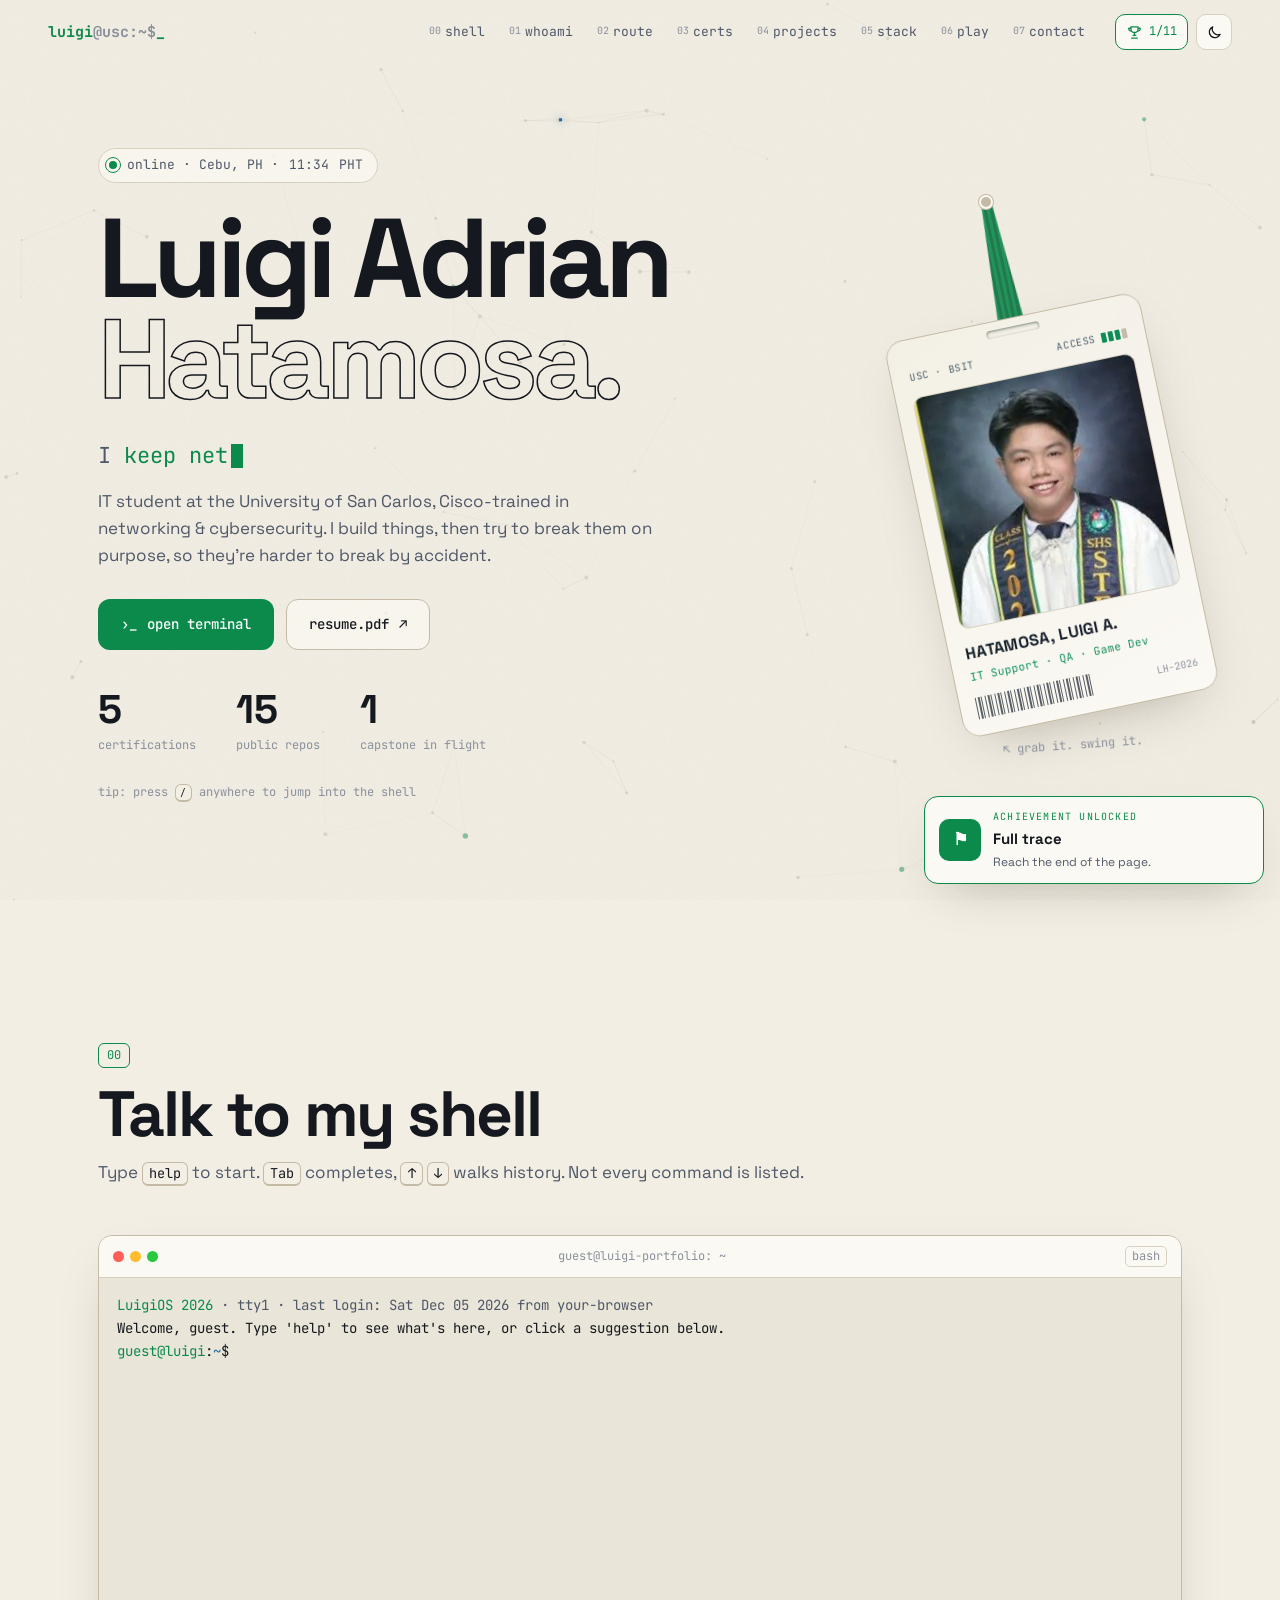
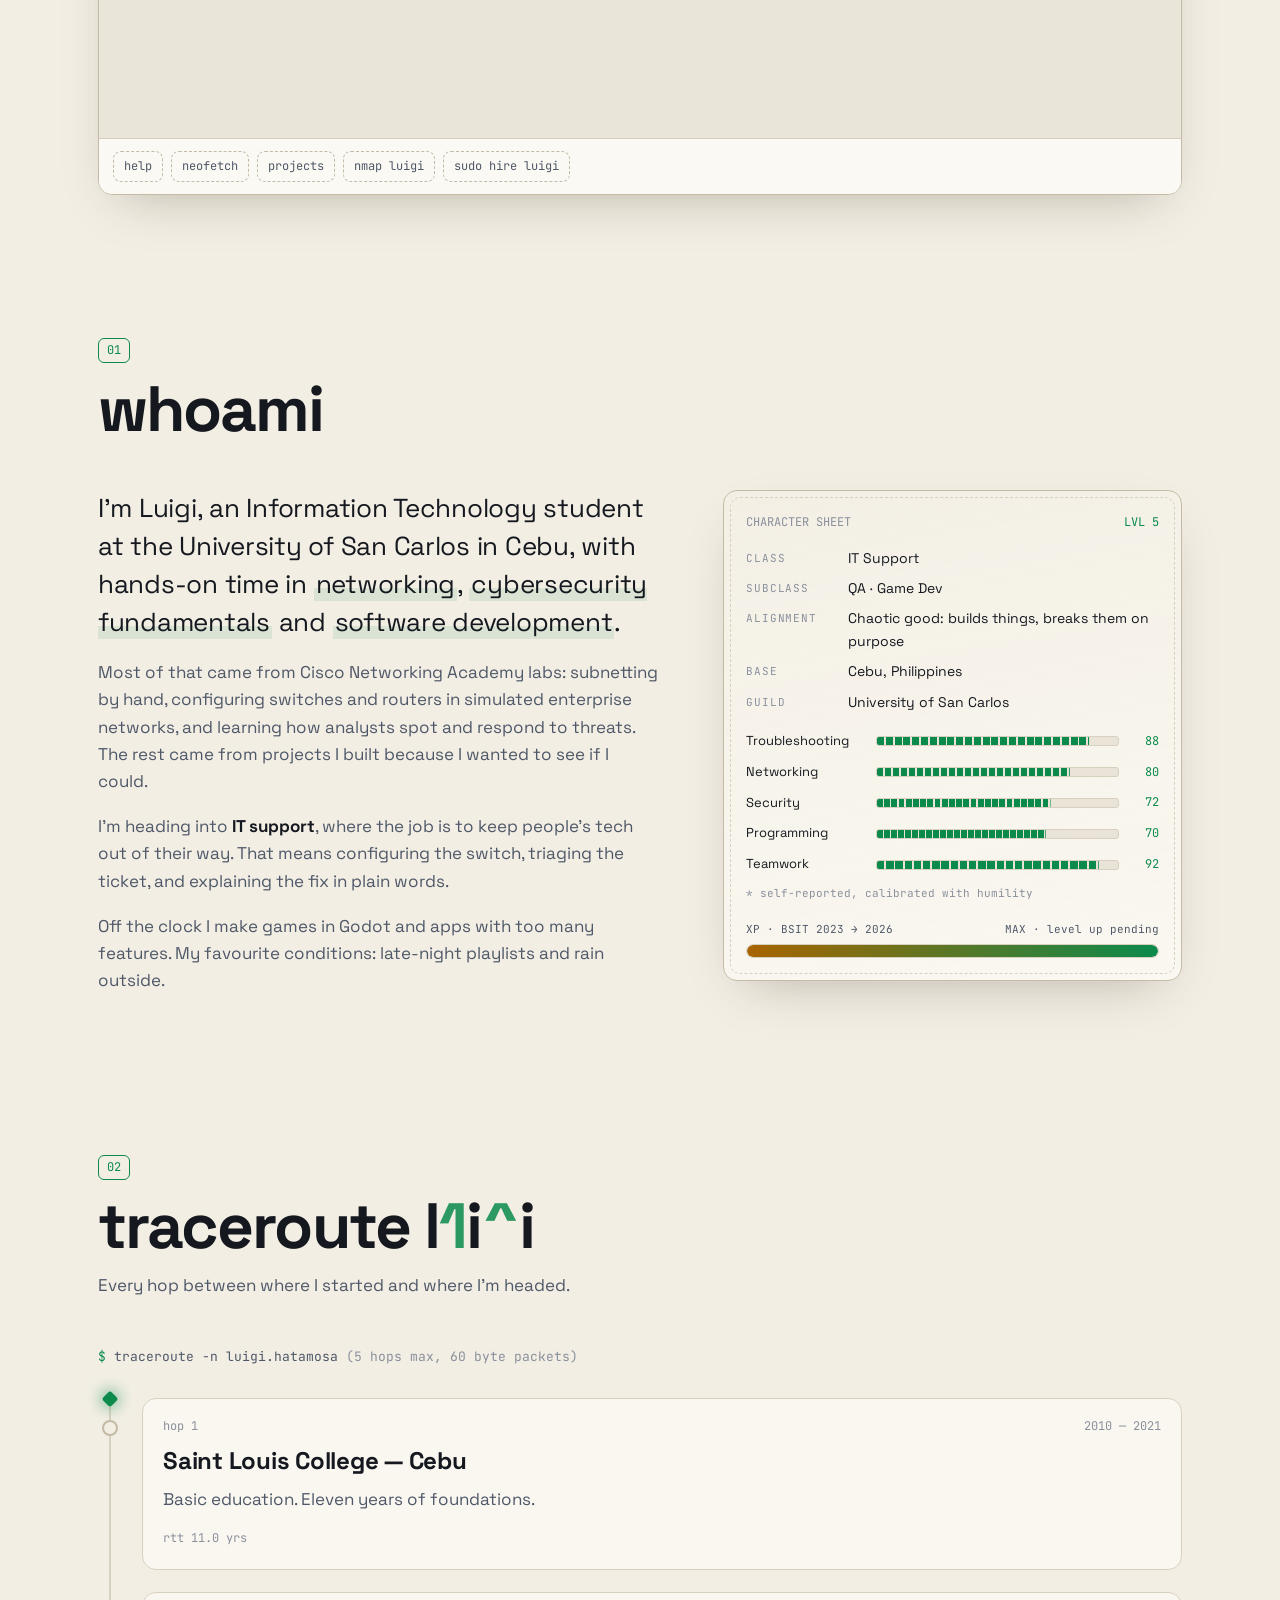
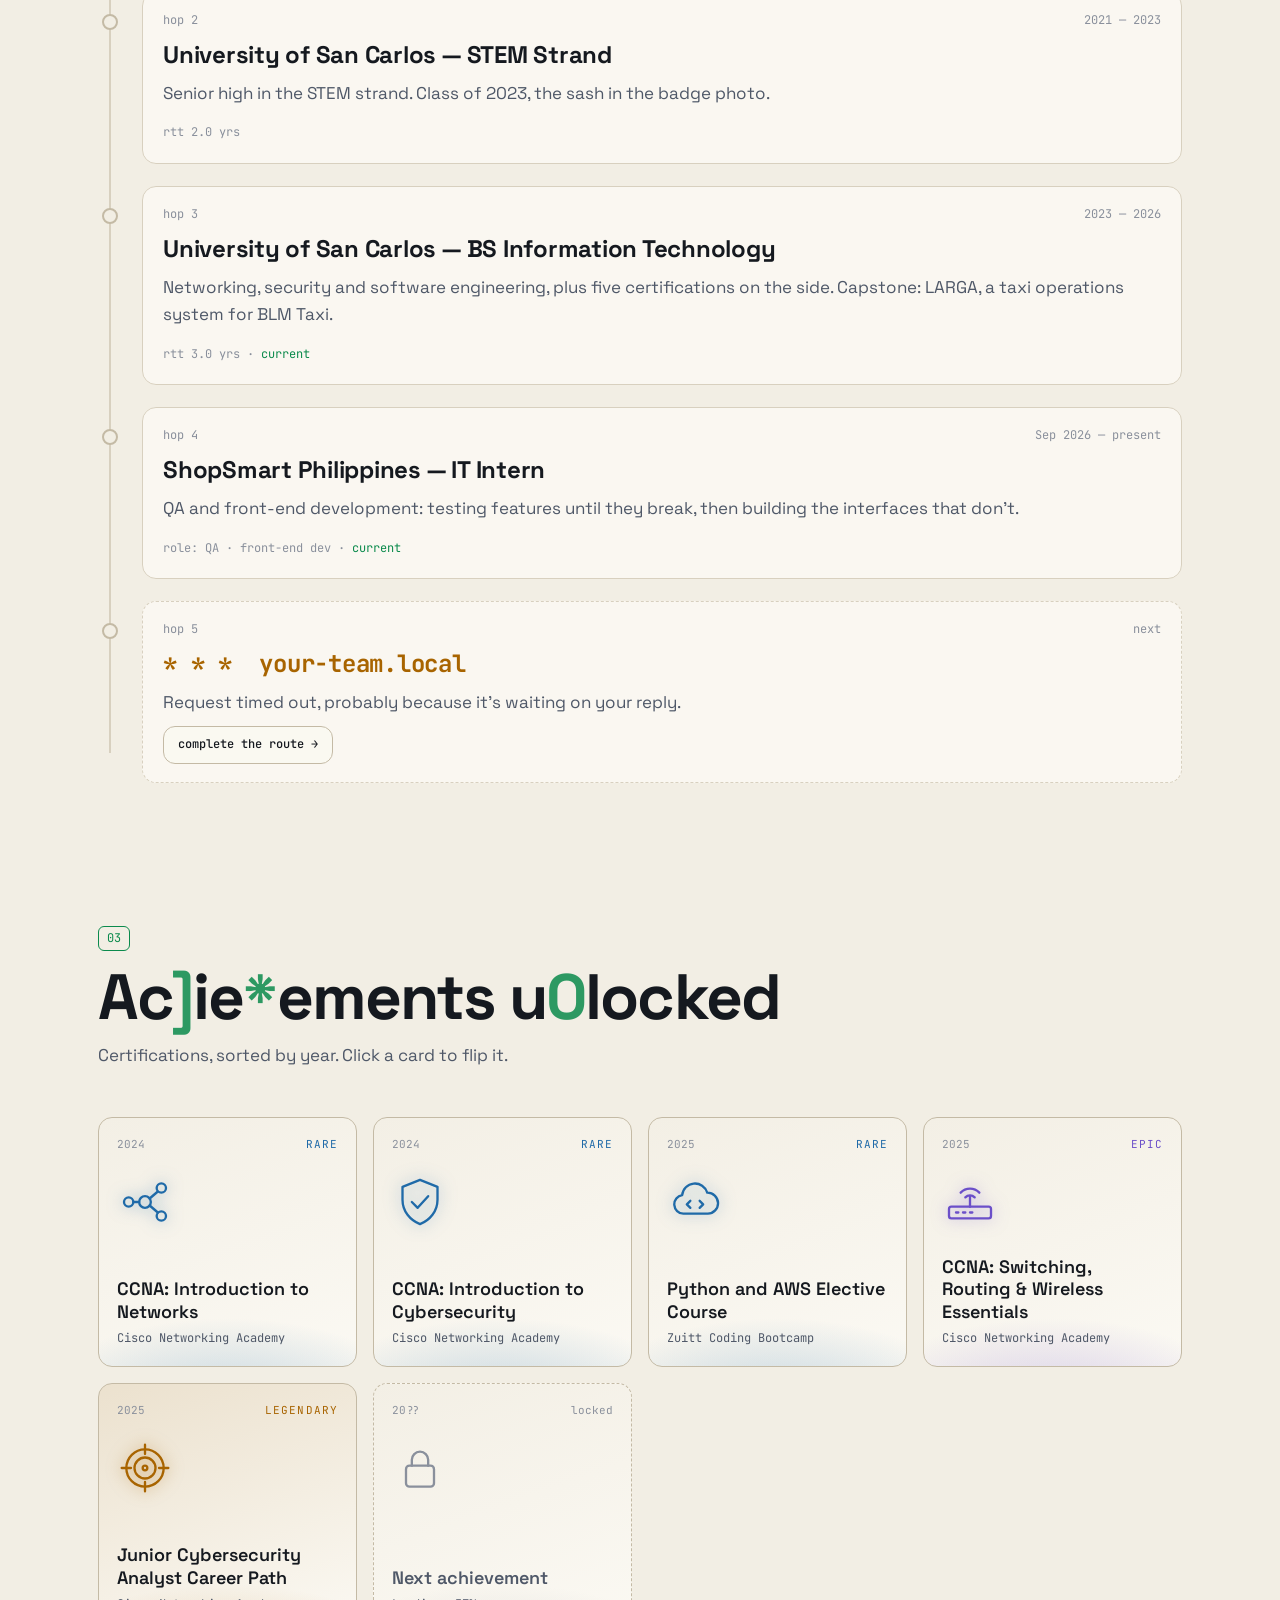
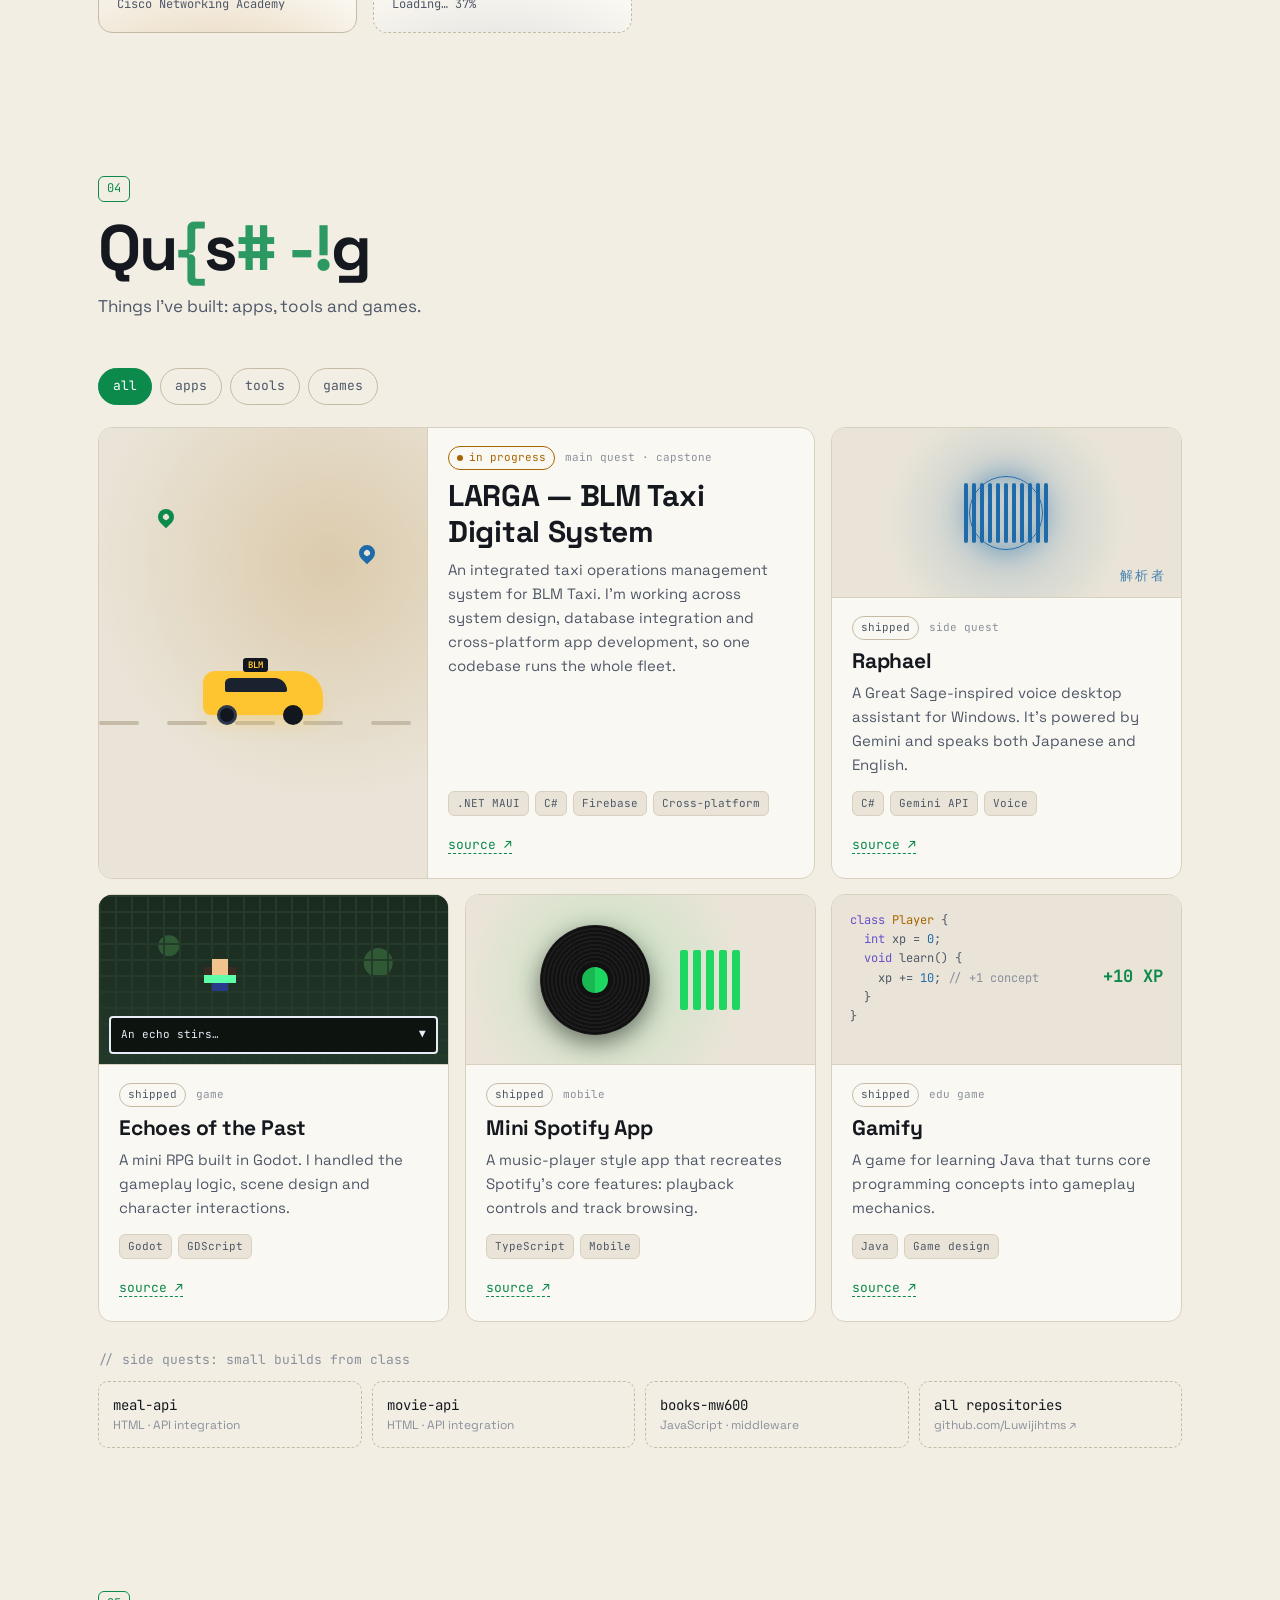
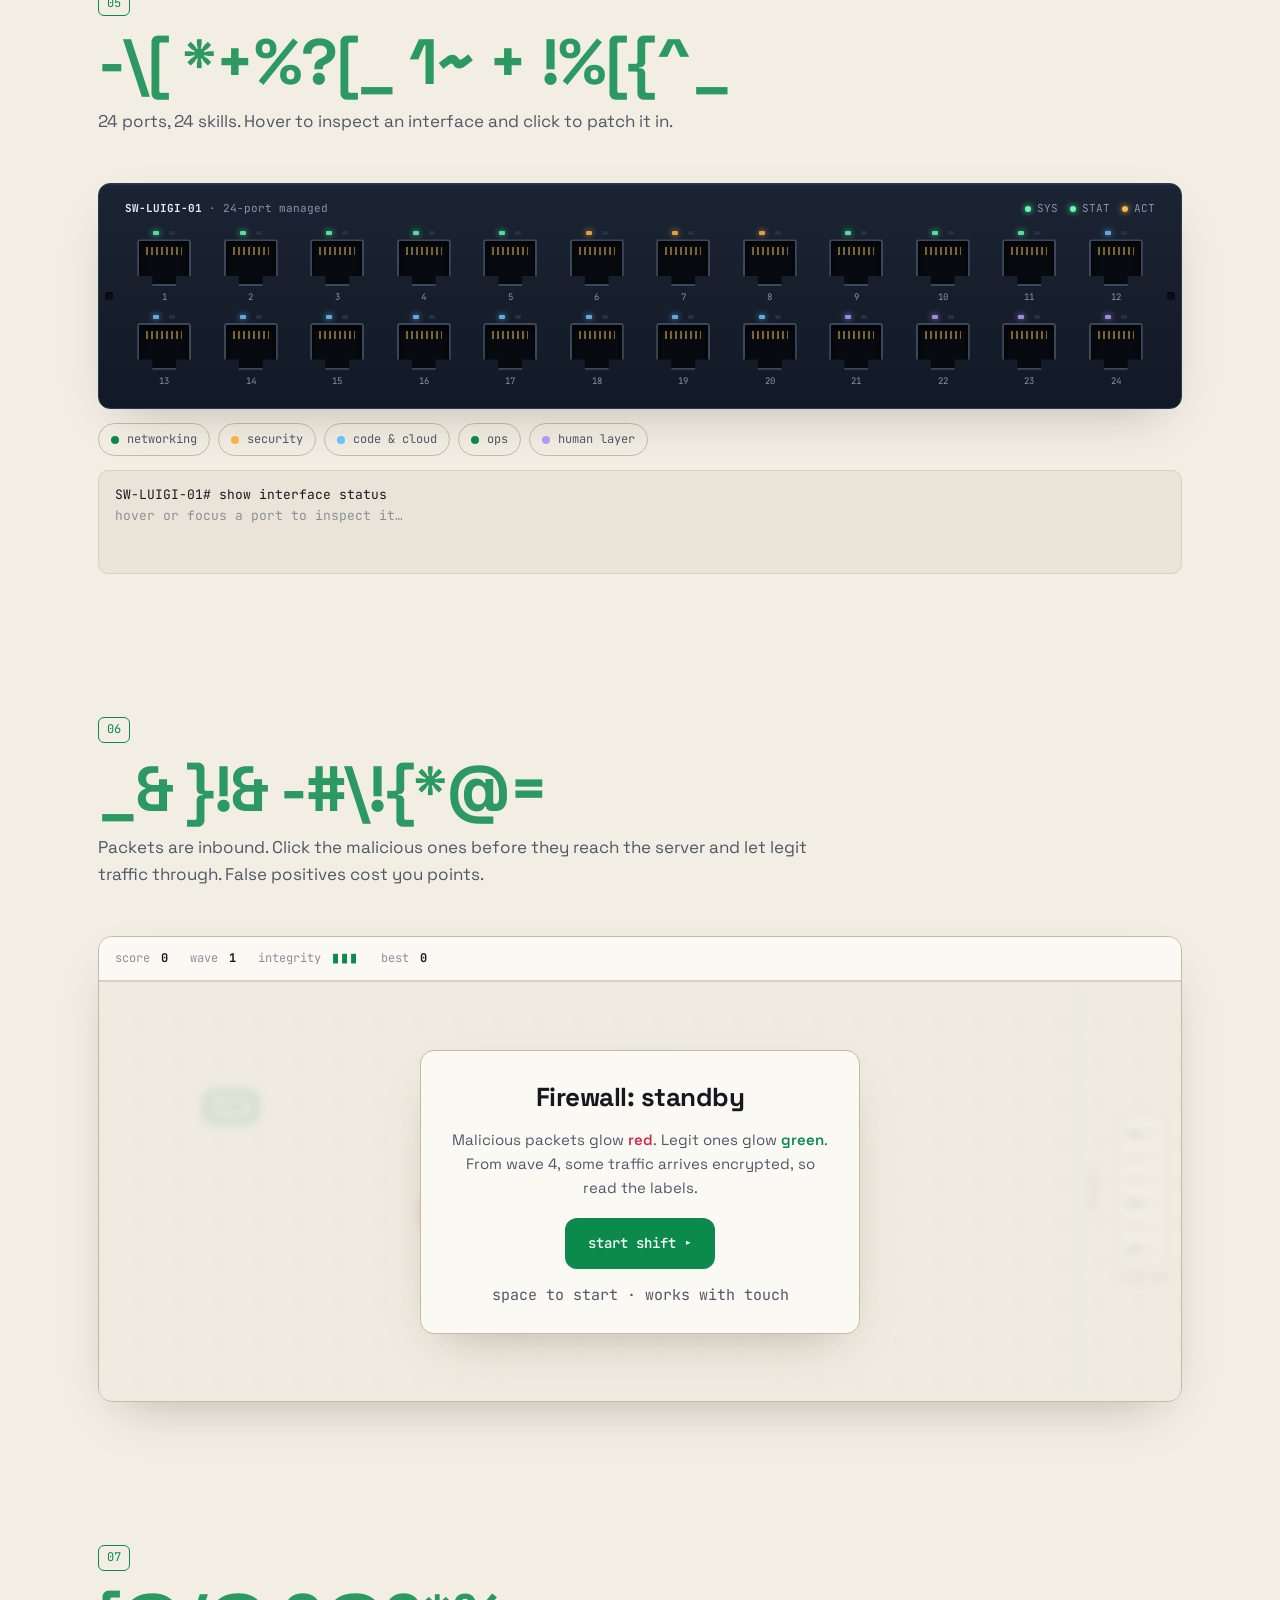
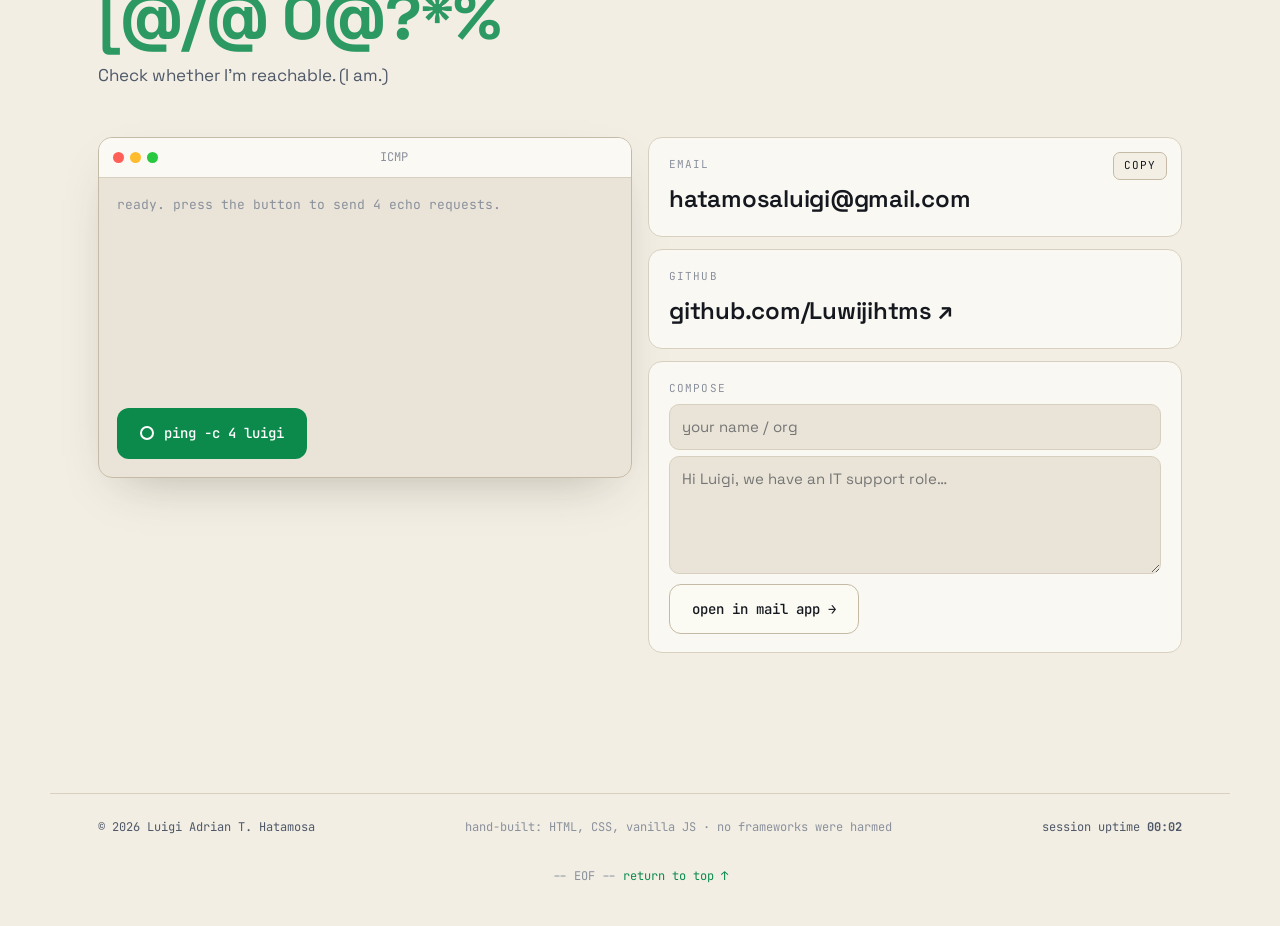
<file: index.html>
<!DOCTYPE html>
<html lang="en" data-theme="dark">
<head>
  <meta charset="utf-8" />
  <meta name="viewport" content="width=device-width,initial-scale=1" />
  <title>Luigi Hatamosa — IT Support · Builder · Breaker</title>
  <meta name="description" content="Portfolio of Luigi Adrian T. Hatamosa — BSIT student at the University of San Carlos, Cisco-trained in networking and cybersecurity, and a builder of apps and games." />
  <meta name="theme-color" content="#070a10" />
  <meta property="og:type" content="website" />
  <meta property="og:url" content="https://luwijihtms.github.io/" />
  <meta property="og:title" content="Luigi Hatamosa — IT Support · Builder · Breaker" />
  <meta property="og:description" content="Networking, cybersecurity and a habit of building things, then breaking them on purpose. Come talk to my shell." />
  <meta property="og:image" content="https://luwijihtms.github.io/assets/luigi.jpg" />
  <link rel="icon" href="assets/favicon.svg" type="image/svg+xml" />
  <link rel="preconnect" href="https://fonts.googleapis.com" />
  <link rel="preconnect" href="https://fonts.gstatic.com" crossorigin />
  <link href="https://fonts.googleapis.com/css2?family=JetBrains+Mono:wght@400;500;700&family=Space+Grotesk:wght@400;500;600;700&display=swap" rel="stylesheet" />
  <link rel="stylesheet" href="style.css" />
  <script>
    // Runs before paint: pick theme and decide whether to show the boot screen.
    (function () {
      var html = document.documentElement;
      try {
        var t = localStorage.getItem('lh-theme');
        if (t) html.dataset.theme = JSON.parse(t);
        else if (matchMedia('(prefers-color-scheme: light)').matches) html.dataset.theme = 'light';
      } catch (e) {}
      var booted = false;
      try { booted = sessionStorage.getItem('lh-booted') === '1'; } catch (e) {}
      if (!booted && !matchMedia('(prefers-reduced-motion: reduce)').matches) html.classList.add('booting');
      html.classList.add('js');
    })();
  </script>
</head>
<body>
  <a class="skip-link" href="#main">Skip to content</a>

  <!-- Boot screen (once per session) -->
  <div class="boot" id="boot" aria-hidden="true">
    <pre class="boot-log" id="boot-log"></pre>
    <p class="boot-skip">press any key to skip</p>
  </div>

  <canvas id="net-bg" class="net-bg" aria-hidden="true"></canvas>
  <div class="grain" aria-hidden="true"></div>
  <div class="cursor-ring" id="cursor-ring" aria-hidden="true"></div>

  <header class="nav" id="nav">
    <a class="nav-logo" href="#home" aria-label="Luigi Hatamosa, back to top">
      <span class="acc">luigi</span><span class="dim">@usc:~$</span><span class="blink">_</span>
    </a>
    <nav class="nav-links" id="nav-links" aria-label="Sections">
      <a href="#shell"><i>00</i>shell</a>
      <a href="#whoami"><i>01</i>whoami</a>
      <a href="#route"><i>02</i>route</a>
      <a href="#certs"><i>03</i>certs</a>
      <a href="#quests"><i>04</i>projects</a>
      <a href="#stack"><i>05</i>stack</a>
      <a href="#firewall"><i>06</i>play</a>
      <a href="#ping"><i>07</i>contact</a>
    </nav>
    <div class="nav-tools">
      <button class="chip" id="ach-btn" type="button" aria-haspopup="dialog" title="Achievements">
        <svg viewBox="0 0 24 24" aria-hidden="true"><path d="M7 4h10v3a5 5 0 0 1-10 0V4Zm5 8v4m-4 4h8m-6-4h4M7 6H4a3 3 0 0 0 3 4m10-4h3a3 3 0 0 1-3 4" /></svg>
        <span id="ach-count">0/11</span>
      </button>
      <button class="icon-btn" id="theme-btn" type="button" aria-label="Toggle light and dark theme">
        <svg class="i-sun" viewBox="0 0 24 24" aria-hidden="true"><circle cx="12" cy="12" r="4" /><path d="M12 2v2m0 16v2M4.9 4.9l1.4 1.4m11.4 11.4 1.4 1.4M2 12h2m16 0h2M4.9 19.1l1.4-1.4m11.4-11.4 1.4-1.4" /></svg>
        <svg class="i-moon" viewBox="0 0 24 24" aria-hidden="true"><path d="M20 14.5A8 8 0 0 1 9.5 4a8 8 0 1 0 10.5 10.5Z" /></svg>
      </button>
      <button class="icon-btn menu-btn" id="menu-btn" type="button" aria-expanded="false" aria-controls="nav-links" aria-label="Open menu">
        <span></span><span></span>
      </button>
    </div>
    <div class="scroll-progress" id="scroll-progress" aria-hidden="true"></div>
  </header>

  <main id="main">
    <!-- HERO -->
    <section id="home" class="hero">
      <div class="hero-copy">
        <p class="status-line"><span class="pulse" aria-hidden="true"></span>online · Cebu, PH · <span id="clock">--:--</span> PHT</p>
        <h1 class="hero-name">
          <span class="scramble" data-text="Luigi Adrian">Luigi Adrian</span>
          <span class="scramble outline" data-text="Hatamosa.">Hatamosa.</span>
        </h1>
        <p class="hero-role">I <span class="rotator" id="rotator">keep networks up</span><span class="caret" aria-hidden="true"></span></p>
        <p class="hero-sub">IT student at the University of San Carlos, Cisco-trained in networking &amp; cybersecurity. I build things, then try to break them on purpose, so they're harder to break by accident.</p>
        <div class="hero-ctas">
          <a class="btn btn-primary magnetic" href="#shell" data-focus-terminal>
            <span class="mono">›_</span> open terminal
          </a>
          <a class="btn btn-ghost magnetic" href="assets/Hatamosa_Resume.pdf" target="_blank" rel="noopener">resume.pdf <span aria-hidden="true">↗</span></a>
        </div>
        <ul class="hero-meta">
          <li><b data-count="5">0</b><span>certifications</span></li>
          <li><b data-count="15">0</b><span>public repos</span></li>
          <li><b data-count="1">0</b><span>capstone in flight</span></li>
        </ul>
        <p class="kbd-hint">tip: press <kbd>/</kbd> anywhere to jump into the shell</p>
      </div>

      <div class="badge-stage" id="badge-stage">
        <div class="pivot" aria-hidden="true"></div>
        <div class="pendulum" id="pendulum">
          <div class="strap" aria-hidden="true"></div>
          <div class="badge" id="badge" tabindex="0" role="button" aria-label="ID badge for Luigi Hatamosa. Press Enter to give it a push.">
            <div class="badge-clip" aria-hidden="true"></div>
            <div class="badge-head"><span>USC · BSIT</span><span class="badge-level">ACCESS <i></i><i></i><i></i><i class="off"></i></span></div>
            <div class="badge-photo"><img src="assets/luigi.jpg" alt="Portrait of Luigi Adrian Hatamosa in his senior high STEM graduation sash" width="305" height="444" /></div>
            <div class="badge-body">
              <strong>HATAMOSA, LUIGI A.</strong>
              <span>IT Support · QA · Game Dev</span>
              <div class="badge-foot">
                <div class="barcode" aria-hidden="true"></div>
                <span class="mono">LH-2026</span>
              </div>
            </div>
            <div class="badge-holo" aria-hidden="true"></div>
          </div>
        </div>
        <p class="badge-hint mono">↖ grab it. swing it.</p>
      </div>
    </section>

    <!-- 00 SHELL -->
    <section id="shell" class="section">
      <header class="sec-head reveal">
        <span class="sec-num">00</span>
        <h2 data-scramble>Talk to my shell</h2>
        <p>Type <kbd>help</kbd> to start. <kbd>Tab</kbd> completes, <kbd>↑</kbd> <kbd>↓</kbd> walks history. Not every command is listed.</p>
      </header>
      <div class="term reveal" id="term">
        <div class="term-bar">
          <span class="dots" aria-hidden="true"><i></i><i></i><i></i></span>
          <span class="term-title">guest@luigi-portfolio: ~</span>
          <span class="term-tag">bash</span>
        </div>
        <div class="term-body" id="term-body">
          <div class="term-out" id="term-out" role="log" aria-live="polite"></div>
          <form class="term-line" id="term-form" autocomplete="off">
            <label for="term-input" class="term-prompt"><span class="acc">guest@luigi</span>:<span class="info">~</span>$</label>
            <input id="term-input" type="text" spellcheck="false" autocapitalize="off" autocorrect="off" enterkeyhint="send" aria-label="Terminal command" />
          </form>
        </div>
        <div class="term-chips" aria-label="Suggested commands">
          <button type="button" data-cmd="help">help</button>
          <button type="button" data-cmd="neofetch">neofetch</button>
          <button type="button" data-cmd="projects">projects</button>
          <button type="button" data-cmd="nmap luigi">nmap luigi</button>
          <button type="button" data-cmd="sudo hire luigi">sudo hire luigi</button>
        </div>
      </div>
    </section>

    <!-- 01 WHOAMI -->
    <section id="whoami" class="section">
      <header class="sec-head reveal">
        <span class="sec-num">01</span>
        <h2 data-scramble>whoami</h2>
      </header>
      <div class="who-grid">
        <div class="who-copy reveal">
          <p class="lead">I'm Luigi, an Information Technology student at the University of San Carlos in Cebu, with hands-on time in <mark>networking</mark>, <mark>cybersecurity fundamentals</mark> and <mark>software development</mark>.</p>
          <p>Most of that came from Cisco Networking Academy labs: subnetting by hand, configuring switches and routers in simulated enterprise networks, and learning how analysts spot and respond to threats. The rest came from projects I built because I wanted to see if I could.</p>
          <p>I'm heading into <strong>IT support</strong>, where the job is to keep people's tech out of their way. That means configuring the switch, triaging the ticket, and explaining the fix in plain words.</p>
          <p class="muted">Off the clock I make games in Godot and apps with too many features. My favourite conditions: late-night playlists and rain outside.</p>
        </div>

        <aside class="charsheet reveal" aria-label="Character sheet">
          <div class="cs-head">
            <span class="mono dim">CHARACTER SHEET</span>
            <span class="mono acc">LVL <span id="cs-level">—</span></span>
          </div>
          <dl class="cs-facts">
            <div><dt>Class</dt><dd>IT Support</dd></div>
            <div><dt>Subclass</dt><dd>QA · Game Dev</dd></div>
            <div><dt>Alignment</dt><dd>Chaotic good: builds things, breaks them on purpose</dd></div>
            <div><dt>Base</dt><dd>Cebu, Philippines</dd></div>
            <div><dt>Guild</dt><dd>University of San Carlos</dd></div>
          </dl>
          <ul class="stats">
            <li data-value="88"><span>Troubleshooting</span><b></b><em>88</em></li>
            <li data-value="80"><span>Networking</span><b></b><em>80</em></li>
            <li data-value="72"><span>Security</span><b></b><em>72</em></li>
            <li data-value="70"><span>Programming</span><b></b><em>70</em></li>
            <li data-value="92"><span>Teamwork</span><b></b><em>92</em></li>
          </ul>
          <p class="cs-note mono dim">* self-reported, calibrated with humility</p>
          <div class="xp">
            <div class="xp-top mono"><span>XP · BSIT 2023 → 2026</span><span id="xp-pct">0%</span></div>
            <div class="xp-bar"><div class="xp-fill" id="xp-fill"></div></div>
          </div>
        </aside>
      </div>
    </section>

    <!-- 02 ROUTE -->
    <section id="route" class="section">
      <header class="sec-head reveal">
        <span class="sec-num">02</span>
        <h2 data-scramble>traceroute luigi</h2>
        <p>Every hop between where I started and where I'm headed.</p>
      </header>
      <div class="trace" id="trace">
        <div class="trace-cmd mono reveal"><span class="acc">$</span> traceroute -n luigi.hatamosa <span class="dim">(5 hops max, 60 byte packets)</span></div>
        <div class="trace-rail" aria-hidden="true"><div class="trace-fill" id="trace-fill"></div><div class="trace-packet" id="trace-packet"></div></div>
        <ol class="hops">
          <li class="hop reveal">
            <span class="hop-dot" aria-hidden="true"></span>
            <div class="hop-card">
              <div class="hop-top mono"><span>hop 1</span><span>2010 — 2021</span></div>
              <h3>Saint Louis College — Cebu</h3>
              <p>Basic education. Eleven years of foundations.</p>
              <span class="hop-ms mono">rtt 11.0 yrs</span>
            </div>
          </li>
          <li class="hop reveal">
            <span class="hop-dot" aria-hidden="true"></span>
            <div class="hop-card">
              <div class="hop-top mono"><span>hop 2</span><span>2021 — 2023</span></div>
              <h3>University of San Carlos — STEM Strand</h3>
              <p>Senior high in the STEM strand. Class of 2023, the sash in the badge photo.</p>
              <span class="hop-ms mono">rtt 2.0 yrs</span>
            </div>
          </li>
          <li class="hop reveal">
            <span class="hop-dot" aria-hidden="true"></span>
            <div class="hop-card">
              <div class="hop-top mono"><span>hop 3</span><span>2023 — 2026</span></div>
              <h3>University of San Carlos — BS Information Technology</h3>
              <p>Networking, security and software engineering, plus five certifications on the side. Capstone: LARGA, a taxi operations system for BLM Taxi.</p>
              <span class="hop-ms mono">rtt 3.0 yrs · <span class="acc">current</span></span>
            </div>
          </li>
          <li class="hop reveal">
            <span class="hop-dot" aria-hidden="true"></span>
            <div class="hop-card">
              <div class="hop-top mono"><span>hop 4</span><span>Sep 2026 — present</span></div>
              <h3>ShopSmart Philippines — IT Intern</h3>
              <p>QA and front-end development: testing features until they break, then building the interfaces that don't.</p>
              <span class="hop-ms mono">role: QA · front-end dev · <span class="acc">current</span></span>
            </div>
          </li>
          <li class="hop hop-next reveal">
            <span class="hop-dot" aria-hidden="true"></span>
            <div class="hop-card">
              <div class="hop-top mono"><span>hop 5</span><span>next</span></div>
              <h3 class="mono">* * *&nbsp; your-team.local</h3>
              <p>Request timed out, probably because it's waiting on your reply.</p>
              <a class="btn btn-ghost small" href="#ping">complete the route →</a>
            </div>
          </li>
        </ol>
      </div>
    </section>

    <!-- 03 CERTS -->
    <section id="certs" class="section">
      <header class="sec-head reveal">
        <span class="sec-num">03</span>
        <h2 data-scramble>Achievements unlocked</h2>
        <p>Certifications, sorted by year. Click a card to flip it.</p>
      </header>
      <div class="certs">
        <button class="cert reveal" type="button" data-rarity="rare" aria-pressed="false">
          <span class="cert-inner">
            <span class="cert-face cert-front">
              <span class="cert-top mono"><span>2024</span><span class="rarity">rare</span></span>
              <span class="cert-icon" aria-hidden="true"><svg viewBox="0 0 48 48"><circle cx="10" cy="24" r="4"/><circle cx="38" cy="12" r="4"/><circle cx="38" cy="36" r="4"/><circle cx="24" cy="24" r="5"/><path d="M14 24h5m9-3 7-6m-7 12 7 6"/></svg></span>
              <span class="cert-title">CCNA: Introduction to Networks</span>
              <span class="cert-org">Cisco Networking Academy</span>
            </span>
            <span class="cert-face cert-back">
              <span class="cert-top mono"><span>ITN</span><span>↺</span></span>
              <span>A foundation in networking: IP addressing, subnetting and basic network device configuration.</span>
            </span>
          </span>
        </button>
        <button class="cert reveal" type="button" data-rarity="rare" aria-pressed="false">
          <span class="cert-inner">
            <span class="cert-face cert-front">
              <span class="cert-top mono"><span>2024</span><span class="rarity">rare</span></span>
              <span class="cert-icon" aria-hidden="true"><svg viewBox="0 0 48 48"><path d="M24 5 9 11v11c0 10 6.5 17.5 15 21 8.5-3.5 15-11 15-21V11L24 5Z"/><path d="m17 24 5 5 9-10"/></svg></span>
              <span class="cert-title">CCNA: Introduction to Cybersecurity</span>
              <span class="cert-org">Cisco Networking Academy</span>
            </span>
            <span class="cert-face cert-back">
              <span class="cert-top mono"><span>CYBER</span><span>↺</span></span>
              <span>Core cybersecurity concepts: threat identification, data protection and common attack vectors.</span>
            </span>
          </span>
        </button>
        <button class="cert reveal" type="button" data-rarity="rare" aria-pressed="false">
          <span class="cert-inner">
            <span class="cert-face cert-front">
              <span class="cert-top mono"><span>2025</span><span class="rarity">rare</span></span>
              <span class="cert-icon" aria-hidden="true"><svg viewBox="0 0 48 48"><path d="M14 34a8 8 0 0 1-1-15.9A11 11 0 0 1 34.5 16 9 9 0 0 1 35 34H14Z"/><path d="m20 23-3 3 3 3m8-6 3 3-3 3"/></svg></span>
              <span class="cert-title">Python and AWS Elective Course</span>
              <span class="cert-org">Zuitt Coding Bootcamp</span>
            </span>
            <span class="cert-face cert-back">
              <span class="cert-top mono"><span>PY+AWS</span><span>↺</span></span>
              <span>Python fundamentals and AWS cloud services, applied to practical application development.</span>
            </span>
          </span>
        </button>
        <button class="cert reveal" type="button" data-rarity="epic" aria-pressed="false">
          <span class="cert-inner">
            <span class="cert-face cert-front">
              <span class="cert-top mono"><span>2025</span><span class="rarity">epic</span></span>
              <span class="cert-icon" aria-hidden="true"><svg viewBox="0 0 48 48"><rect x="6" y="28" width="36" height="10" rx="2"/><path d="M12 33h2m4 0h2m4 0h2"/><path d="M24 28v-8m-8-4a11 11 0 0 1 16 0m-12 4a5.5 5.5 0 0 1 8 0"/></svg></span>
              <span class="cert-title">CCNA: Switching, Routing &amp; Wireless Essentials</span>
              <span class="cert-org">Cisco Networking Academy</span>
            </span>
            <span class="cert-face cert-back">
              <span class="cert-top mono"><span>SRWE</span><span>↺</span></span>
              <span>Hands-on configuration of switches, routers and wireless LANs in simulated enterprise environments.</span>
            </span>
          </span>
        </button>
        <button class="cert reveal" type="button" data-rarity="legendary" aria-pressed="false">
          <span class="cert-inner">
            <span class="cert-face cert-front">
              <span class="cert-top mono"><span>2025</span><span class="rarity">legendary</span></span>
              <span class="cert-icon" aria-hidden="true"><svg viewBox="0 0 48 48"><circle cx="24" cy="24" r="16"/><circle cx="24" cy="24" r="9"/><path d="M24 4v8m0 24v8M4 24h8m24 0h8"/><circle cx="24" cy="24" r="2"/></svg></span>
              <span class="cert-title">Junior Cybersecurity Analyst Career Path</span>
              <span class="cert-org">Cisco Networking Academy</span>
            </span>
            <span class="cert-face cert-back">
              <span class="cert-top mono"><span>JCA</span><span>↺</span></span>
              <span>Security monitoring, incident response fundamentals and analyst-level threat assessment workflows.</span>
            </span>
          </span>
        </button>
        <div class="cert cert-locked reveal" aria-label="Next certification: locked">
          <span class="cert-inner">
            <span class="cert-face cert-front">
              <span class="cert-top mono"><span>20??</span><span>locked</span></span>
              <span class="cert-icon" aria-hidden="true"><svg viewBox="0 0 48 48"><rect x="12" y="22" width="24" height="18" rx="3"/><path d="M17 22v-5a7 7 0 0 1 14 0v5"/></svg></span>
              <span class="cert-title">Next achievement</span>
              <span class="cert-org">Loading… 37%</span>
            </span>
          </span>
        </div>
      </div>
    </section>

    <!-- 04 PROJECTS -->
    <section id="quests" class="section">
      <header class="sec-head reveal">
        <span class="sec-num">04</span>
        <h2 data-scramble>Quest log</h2>
        <p>Things I've built: apps, tools and games.</p>
      </header>
      <div class="filters reveal" role="group" aria-label="Filter projects">
        <button type="button" class="filter is-on" data-filter="all">all</button>
        <button type="button" class="filter" data-filter="app">apps</button>
        <button type="button" class="filter" data-filter="tool">tools</button>
        <button type="button" class="filter" data-filter="game">games</button>
      </div>
      <div class="quests" id="quest-grid">
        <article class="quest quest-wide reveal" data-kind="app" data-tilt>
          <div class="quest-art art-taxi" aria-hidden="true">
            <div class="road"><i></i><i></i><i></i><i></i><i></i><i></i></div>
            <div class="taxi"><span>BLM</span></div>
            <div class="pin p1"></div><div class="pin p2"></div>
          </div>
          <div class="quest-body">
            <div class="quest-meta mono"><span class="status status-live">in progress</span><span>main quest · capstone</span></div>
            <h3>LARGA — BLM Taxi Digital System</h3>
            <p>An integrated taxi operations management system for BLM Taxi. I'm working across system design, database integration and cross-platform app development, so one codebase runs the whole fleet.</p>
            <ul class="tags"><li>.NET MAUI</li><li>C#</li><li>Firebase</li><li>Cross-platform</li></ul>
            <div class="quest-links"><a href="https://github.com/AlexaAko548/LARGA" target="_blank" rel="noopener">source ↗</a></div>
          </div>
        </article>

        <article class="quest reveal" data-kind="tool" data-tilt>
          <div class="quest-art art-voice" aria-hidden="true">
            <div class="orb"></div>
            <div class="wave"><i></i><i></i><i></i><i></i><i></i><i></i><i></i><i></i><i></i><i></i><i></i></div>
            <span class="jp">解析者</span>
          </div>
          <div class="quest-body">
            <div class="quest-meta mono"><span class="status">shipped</span><span>side quest</span></div>
            <h3>Raphael</h3>
            <p>A Great Sage-inspired voice desktop assistant for Windows. It's powered by Gemini and speaks both Japanese and English.</p>
            <ul class="tags"><li>C#</li><li>Gemini API</li><li>Voice</li></ul>
            <div class="quest-links"><a href="https://github.com/Luwijihtms/Raphael" target="_blank" rel="noopener">source ↗</a></div>
          </div>
        </article>

        <article class="quest reveal" data-kind="game" data-tilt>
          <div class="quest-art art-rpg" aria-hidden="true">
            <div class="pixels"></div>
            <div class="hero-sprite"></div>
            <div class="dialog mono">An echo stirs…<span>▼</span></div>
          </div>
          <div class="quest-body">
            <div class="quest-meta mono"><span class="status">shipped</span><span>game</span></div>
            <h3>Echoes of the Past</h3>
            <p>A mini RPG built in Godot. I handled the gameplay logic, scene design and character interactions.</p>
            <ul class="tags"><li>Godot</li><li>GDScript</li></ul>
            <div class="quest-links"><a href="https://github.com/klarkkyyy/ETP" target="_blank" rel="noopener">source ↗</a></div>
          </div>
        </article>

        <article class="quest reveal" data-kind="app" data-tilt>
          <div class="quest-art art-music" aria-hidden="true">
            <div class="vinyl"><i></i></div>
            <div class="eq"><i></i><i></i><i></i><i></i><i></i></div>
          </div>
          <div class="quest-body">
            <div class="quest-meta mono"><span class="status">shipped</span><span>mobile</span></div>
            <h3>Mini Spotify App</h3>
            <p>A music-player style app that recreates Spotify's core features: playback controls and track browsing.</p>
            <ul class="tags"><li>TypeScript</li><li>Mobile</li></ul>
            <div class="quest-links"><a href="https://github.com/Luwijihtms/adv-mob-dev" target="_blank" rel="noopener">source ↗</a></div>
          </div>
        </article>

        <article class="quest reveal" data-kind="game" data-tilt>
          <div class="quest-art art-code" aria-hidden="true">
            <pre class="mono"><span class="k">class</span> <span class="t">Player</span> {
  <span class="k">int</span> xp = <span class="n">0</span>;
  <span class="k">void</span> learn() {
    xp += <span class="n">10</span>; <span class="c">// +1 concept</span>
  }
}</pre>
            <div class="xp-pop mono">+10 XP</div>
          </div>
          <div class="quest-body">
            <div class="quest-meta mono"><span class="status">shipped</span><span>edu game</span></div>
            <h3>Gamify</h3>
            <p>A game for learning Java that turns core programming concepts into gameplay mechanics.</p>
            <ul class="tags"><li>Java</li><li>Game design</li></ul>
            <div class="quest-links"><a href="https://github.com/klarkkyyy/OOP_Final-Proj" target="_blank" rel="noopener">source ↗</a></div>
          </div>
        </article>
      </div>

      <div class="side-quests reveal">
        <h3 class="mono dim">// side quests: small builds from class</h3>
        <ul>
          <li data-kind="tool"><a href="https://github.com/Luwijihtms/hatamosa-luigi-meal-api" target="_blank" rel="noopener"><span>meal-api</span><em>HTML · API integration</em></a></li>
          <li data-kind="tool"><a href="https://github.com/Luwijihtms/hatamosa-luigi-movie-api" target="_blank" rel="noopener"><span>movie-api</span><em>HTML · API integration</em></a></li>
          <li data-kind="tool"><a href="https://github.com/Luwijihtms/hatamosa-books-mw600" target="_blank" rel="noopener"><span>books-mw600</span><em>JavaScript · middleware</em></a></li>
          <li><a href="https://github.com/Luwijihtms?tab=repositories" target="_blank" rel="noopener"><span>all repositories</span><em>github.com/Luwijihtms ↗</em></a></li>
        </ul>
      </div>
    </section>

    <!-- 05 STACK -->
    <section id="stack" class="section">
      <header class="sec-head reveal">
        <span class="sec-num">05</span>
        <h2 data-scramble>The stack, on a switch</h2>
        <p>24 ports, 24 skills. Hover to inspect an interface and click to patch it in.</p>
      </header>
      <div class="switch reveal" id="switch">
        <div class="switch-face">
          <div class="switch-brand mono">
            <span><b>SW-LUIGI-01</b> · 24-port managed</span>
            <span class="sys-leds"><i class="on"></i>SYS <i class="on"></i>STAT <i class="blink-led"></i>ACT</span>
          </div>
          <div class="ports" id="ports" role="group" aria-label="Skills as switch ports"></div>
        </div>
        <div class="switch-legend mono" role="group" aria-label="Highlight skill group">
          <button type="button" data-group="net"><i class="g-net"></i>networking</button>
          <button type="button" data-group="sec"><i class="g-sec"></i>security</button>
          <button type="button" data-group="code"><i class="g-code"></i>code &amp; cloud</button>
          <button type="button" data-group="ops"><i class="g-ops"></i>ops</button>
          <button type="button" data-group="soft"><i class="g-soft"></i>human layer</button>
        </div>
        <pre class="switch-console mono" id="switch-console" aria-live="polite">SW-LUIGI-01# show interface status
<span class="dim">hover or focus a port to inspect it…</span></pre>
      </div>
    </section>

    <!-- 06 GAME -->
    <section id="firewall" class="section">
      <header class="sec-head reveal">
        <span class="sec-num">06</span>
        <h2 data-scramble>Be the firewall</h2>
        <p>Packets are inbound. Click the malicious ones before they reach the server and let legit traffic through. False positives cost you points.</p>
      </header>
      <div class="game reveal" id="game">
        <div class="game-hud mono">
          <span>score <b id="g-score">0</b></span>
          <span>wave <b id="g-wave">1</b></span>
          <span>integrity <b id="g-hp" class="hp">▮▮▮</b></span>
          <span>best <b id="g-best">0</b></span>
        </div>
        <canvas id="game-canvas" aria-label="Firewall mini game"></canvas>
        <div class="game-overlay" id="game-overlay">
          <div class="go-card">
            <h3 id="go-title">Firewall: standby</h3>
            <p id="go-text">Malicious packets glow <span class="bad">red</span>. Legit ones glow <span class="good">green</span>. From wave 4, some traffic arrives encrypted, so read the labels.</p>
            <button class="btn btn-primary" id="go-btn" type="button">start shift ▸</button>
            <p class="mono dim go-small">space to start · works with touch</p>
          </div>
        </div>
      </div>
    </section>

    <!-- 07 CONTACT -->
    <section id="ping" class="section">
      <header class="sec-head reveal">
        <span class="sec-num">07</span>
        <h2 data-scramble>ping luigi</h2>
        <p>Check whether I'm reachable. (I am.)</p>
      </header>
      <div class="contact-grid">
        <div class="ping-box reveal">
          <div class="term-bar"><span class="dots" aria-hidden="true"><i></i><i></i><i></i></span><span class="term-title">ICMP</span></div>
          <pre class="ping-out mono" id="ping-out" aria-live="polite"><span class="dim">ready. press the button to send 4 echo requests.</span></pre>
          <button class="btn btn-primary ping-btn" id="ping-btn" type="button"><span class="radar" aria-hidden="true"></span> ping -c 4 luigi</button>
        </div>
        <div class="contact-cards reveal">
          <div class="c-card">
            <span class="mono dim">email</span>
            <a href="mailto:hatamosaluigi@gmail.com" class="c-big">hatamosaluigi@gmail.com</a>
            <button type="button" class="copy-btn mono" data-copy="hatamosaluigi@gmail.com">copy</button>
          </div>
          <div class="c-card">
            <span class="mono dim">github</span>
            <a href="https://github.com/Luwijihtms" target="_blank" rel="noopener" class="c-big">github.com/Luwijihtms ↗</a>
          </div>
          <form class="compose" id="compose">
            <span class="mono dim">compose</span>
            <label class="sr-only" for="c-name">Your name</label>
            <input id="c-name" name="name" placeholder="your name / org" required />
            <label class="sr-only" for="c-msg">Message</label>
            <textarea id="c-msg" name="msg" rows="4" placeholder="Hi Luigi, we have an IT support role…" required></textarea>
            <button class="btn btn-ghost" type="submit">open in mail app →</button>
          </form>
        </div>
      </div>
    </section>
  </main>

  <footer class="footer" id="footer">
    <div class="footer-row mono">
      <span>© <span id="year">2026</span> Luigi Adrian T. Hatamosa</span>
      <span class="dim">hand-built: HTML, CSS, vanilla JS · no frameworks were harmed</span>
      <span>session uptime <b id="uptime">00:00</b></span>
    </div>
    <p class="footer-eof mono dim">-- EOF -- <a href="#home">return to top ↑</a></p>
  </footer>

  <dialog class="ach-dialog" id="ach-dialog" aria-labelledby="ach-title">
    <div class="ach-head">
      <h2 id="ach-title">Achievements <span class="mono dim" id="ach-dialog-count"></span></h2>
      <button class="icon-btn" type="button" id="ach-close" aria-label="Close">✕</button>
    </div>
    <div class="ach-bar"><div id="ach-bar-fill"></div></div>
    <ul class="ach-list" id="ach-list"></ul>
    <button class="mono dim ach-reset" type="button" id="ach-reset">reset progress</button>
  </dialog>

  <div class="toasts" id="toasts" aria-live="polite"></div>

  <script src="js/core.js" defer></script>
  <script src="js/fx.js" defer></script>
  <script src="js/terminal.js" defer></script>
  <script src="js/sections.js" defer></script>
  <script src="js/game.js" defer></script>
</body>
</html>
</file>
<file: style.css>
/* =========================================================
   Luigi Hatamosa — portfolio
   Theme: phosphor terminal × network ops × a little bit of game
   ========================================================= */

:root {
  --bg: #070a10;
  --bg-2: #0b1019;
  --panel: #0e1520;
  --panel-2: #121b29;
  --line: #1c293b;
  --line-2: #2a3b53;
  --text: #e6edf6;
  --muted: #9aabc2;
  --dim: #5d6d85;
  --acc: #5dffa8;
  --acc-soft: rgba(93, 255, 168, 0.12);
  --acc-ink: #04140b;
  --amber: #ffb547;
  --danger: #ff5d73;
  --info: #6cc4ff;
  --violet: #b69cff;
  --shadow: 0 20px 60px -20px rgba(0, 0, 0, 0.7);
  --glow: 0 0 24px rgba(93, 255, 168, 0.35);

  --font: "Space Grotesk", system-ui, -apple-system, "Segoe UI", sans-serif;
  --mono: "JetBrains Mono", ui-monospace, "Cascadia Code", Consolas, monospace;
  --radius: 14px;
  --gutter: clamp(16px, 4vw, 48px);
  --maxw: 1180px;
  --ease: cubic-bezier(0.2, 0.8, 0.2, 1);
  color-scheme: dark;
}

:root[data-theme="light"] {
  --bg: #f2eee4;
  --bg-2: #e9e4d7;
  --panel: #fbf9f3;
  --panel-2: #f3efe5;
  --line: #d8d0bf;
  --line-2: #c4baa5;
  --text: #15191f;
  --muted: #4f5868;
  --dim: #8a909c;
  --acc: #0b8a4c;
  --acc-soft: rgba(11, 138, 76, 0.1);
  --acc-ink: #ffffff;
  --amber: #a86400;
  --danger: #cf2d45;
  --info: #1f6aa8;
  --violet: #6b4fc9;
  --shadow: 0 20px 50px -24px rgba(60, 50, 30, 0.35);
  --glow: 0 0 0 rgba(0, 0, 0, 0);
  color-scheme: light;
}

*,
*::before,
*::after { box-sizing: border-box; }

html { scroll-behavior: smooth; scroll-padding-top: 80px; }
@media (prefers-reduced-motion: reduce) {
  html { scroll-behavior: auto; }
  *, *::before, *::after { animation-duration: 0.001ms !important; animation-iteration-count: 1 !important; transition-duration: 0.001ms !important; }
}

body {
  margin: 0;
  background: var(--bg);
  color: var(--text);
  font-family: var(--font);
  font-size: 17px;
  line-height: 1.6;
  -webkit-font-smoothing: antialiased;
  overflow-x: hidden;
  transition: background-color 0.4s var(--ease), color 0.4s var(--ease);
}

img { max-width: 100%; display: block; }
a { color: inherit; }
button { font: inherit; color: inherit; }
::selection { background: var(--acc); color: var(--acc-ink); }

.mono { font-family: var(--mono); }
.acc { color: var(--acc); }
.dim { color: var(--dim); }
.info { color: var(--info); }
.muted { color: var(--muted); }
.sr-only { position: absolute; width: 1px; height: 1px; overflow: hidden; clip: rect(0 0 0 0); white-space: nowrap; }

kbd {
  font-family: var(--mono);
  font-size: 0.8em;
  padding: 0.1em 0.45em;
  border: 1px solid var(--line-2);
  border-bottom-width: 2px;
  border-radius: 6px;
  background: var(--panel-2);
  color: var(--text);
}

mark {
  background: linear-gradient(transparent 62%, var(--acc-soft) 62%);
  color: inherit;
  padding: 0 2px;
}

:focus-visible { outline: 2px solid var(--acc); outline-offset: 3px; border-radius: 4px; }

.skip-link {
  position: fixed; left: 16px; top: -60px; z-index: 200;
  background: var(--acc); color: var(--acc-ink); padding: 8px 14px; border-radius: 8px;
  font-family: var(--mono); text-decoration: none;
}
.skip-link:focus { top: 16px; }

/* ---------- Background layers ---------- */
.net-bg {
  position: fixed; inset: 0; z-index: 0; pointer-events: none;
  width: 100%; height: 100%;
}
.grain {
  position: fixed; inset: 0; z-index: 1; pointer-events: none; opacity: 0.05;
  background-image: url("data:image/svg+xml,%3Csvg xmlns='http://www.w3.org/2000/svg' width='160' height='160'%3E%3Cfilter id='n'%3E%3CfeTurbulence type='fractalNoise' baseFrequency='0.9' numOctaves='2' stitchTiles='stitch'/%3E%3C/filter%3E%3Crect width='100%25' height='100%25' filter='url(%23n)'/%3E%3C/svg%3E");
}
:root[data-theme="light"] .grain { opacity: 0.08; mix-blend-mode: multiply; }

.cursor-ring {
  position: fixed; left: 0; top: 0; z-index: 150; pointer-events: none;
  width: 34px; height: 34px; margin: -17px 0 0 -17px;
  border: 1.5px solid var(--acc); border-radius: 50%;
  opacity: 0; transition: width 0.25s var(--ease), height 0.25s var(--ease), margin 0.25s var(--ease), opacity 0.3s, background-color 0.25s;
  mix-blend-mode: difference;
}
:root[data-theme="light"] .cursor-ring { mix-blend-mode: normal; }
.cursor-ring.on { opacity: 0.7; }
.cursor-ring.hot { width: 56px; height: 56px; margin: -28px 0 0 -28px; background: var(--acc-soft); }
@media (pointer: coarse) { .cursor-ring { display: none; } }

/* ---------- Boot ---------- */
.boot { display: none; }
html.booting .boot {
  display: flex; flex-direction: column; justify-content: flex-end;
  position: fixed; inset: 0; z-index: 300; padding: var(--gutter);
  background: #030508; color: #5dffa8;
  font-family: var(--mono); font-size: clamp(12px, 1.6vw, 15px);
  transition: opacity 0.5s var(--ease), transform 0.6s var(--ease);
}
html.booting body { overflow: hidden; }
.boot.done { opacity: 0; transform: scale(1.03); pointer-events: none; }
.boot-log { margin: 0; white-space: pre-wrap; line-height: 1.7; text-shadow: 0 0 8px rgba(93, 255, 168, 0.5); }
.boot-log .ok { color: #5dffa8; }
.boot-log .w { color: #e6edf6; }
.boot-skip { margin: 18px 0 0; color: #5d6d85; animation: blink 1.2s steps(2) infinite; }

/* ---------- Nav ---------- */
.nav {
  position: fixed; top: 0; left: 0; right: 0; z-index: 100;
  display: flex; align-items: center; gap: 20px;
  padding: 14px var(--gutter);
  transition: background-color 0.3s, border-color 0.3s, padding 0.3s;
  border-bottom: 1px solid transparent;
}
.nav.scrolled {
  background: color-mix(in srgb, var(--bg) 78%, transparent);
  backdrop-filter: blur(14px) saturate(140%);
  -webkit-backdrop-filter: blur(14px) saturate(140%);
  border-bottom-color: var(--line);
  padding-top: 10px; padding-bottom: 10px;
}
.nav-logo { font-family: var(--mono); font-weight: 700; text-decoration: none; font-size: 15px; white-space: nowrap; }
.blink { animation: blink 1s steps(2) infinite; color: var(--acc); }
@keyframes blink { 50% { opacity: 0; } }

.nav-links { display: flex; gap: 4px; margin-left: auto; }
.nav-links a {
  font-family: var(--mono); font-size: 13px; text-decoration: none; color: var(--muted);
  padding: 6px 10px; border-radius: 8px; position: relative; transition: color 0.2s, background-color 0.2s;
}
.nav-links a i { font-style: normal; color: var(--dim); font-size: 10px; margin-right: 4px; vertical-align: 2px; }
.nav-links a:hover { color: var(--text); background: var(--panel-2); }
.nav-links a.active { color: var(--acc); }
.nav-links a.active i { color: var(--acc); }

.nav-tools { display: flex; align-items: center; gap: 8px; }
.chip, .icon-btn {
  display: inline-flex; align-items: center; justify-content: center; gap: 6px;
  height: 36px; border: 1px solid var(--line); background: var(--panel);
  border-radius: 10px; cursor: pointer; transition: border-color 0.2s, transform 0.2s, background-color 0.2s;
}
.chip { padding: 0 10px; font-family: var(--mono); font-size: 12px; }
.icon-btn { width: 36px; }
.chip:hover, .icon-btn:hover { border-color: var(--acc); }
.chip svg, .icon-btn svg { width: 17px; height: 17px; fill: none; stroke: currentColor; stroke-width: 1.8; stroke-linecap: round; stroke-linejoin: round; }
.chip.bump { animation: bump 0.6s var(--ease); border-color: var(--acc); color: var(--acc); }
@keyframes bump { 30% { transform: scale(1.18); } }
.i-moon { display: none; }
:root[data-theme="light"] .i-sun { display: none; }
:root[data-theme="light"] .i-moon { display: block; }

.menu-btn { display: none; flex-direction: column; gap: 5px; }
.menu-btn span { width: 16px; height: 1.5px; background: currentColor; transition: transform 0.3s var(--ease); }
.menu-btn[aria-expanded="true"] span:first-child { transform: translateY(3.25px) rotate(45deg); }
.menu-btn[aria-expanded="true"] span:last-child { transform: translateY(-3.25px) rotate(-45deg); }

.scroll-progress {
  position: absolute; left: 0; bottom: -1px; height: 2px; width: 100%;
  background: var(--acc); transform-origin: 0 50%; transform: scaleX(0);
  box-shadow: var(--glow);
}

@media (max-width: 1020px) {
  .menu-btn { display: inline-flex; }
  .nav-links {
    position: fixed; top: 64px; left: 16px; right: 16px; margin: 0;
    flex-direction: column; gap: 2px; padding: 10px;
    background: var(--panel); border: 1px solid var(--line); border-radius: var(--radius);
    box-shadow: var(--shadow);
    opacity: 0; transform: translateY(-8px); pointer-events: none;
    transition: opacity 0.25s, transform 0.25s var(--ease);
  }
  .nav-links.open { opacity: 1; transform: none; pointer-events: auto; }
  .nav-links a { padding: 10px 12px; font-size: 15px; }
  .nav-tools { margin-left: auto; }
}

/* ---------- Layout ---------- */
main { position: relative; z-index: 2; }
.section {
  max-width: var(--maxw); margin: 0 auto;
  padding: clamp(80px, 12vw, 140px) var(--gutter) 0;
}
.sec-head { margin-bottom: clamp(28px, 4vw, 48px); max-width: 720px; }
.sec-num {
  display: inline-block; font-family: var(--mono); font-size: 12px; color: var(--acc);
  border: 1px solid var(--acc); border-radius: 6px; padding: 2px 8px; margin-bottom: 14px;
}
.sec-head h2 {
  font-size: clamp(34px, 6vw, 64px); line-height: 1.02; letter-spacing: -0.03em;
  margin: 0 0 12px; font-weight: 700;
}
.sec-head p { margin: 0; color: var(--muted); }

.glyph { color: var(--acc); opacity: 0.85; }

/* reveal */
.js .reveal { opacity: 0; transform: translateY(26px); transition: opacity 0.8s var(--ease), transform 0.8s var(--ease); }
.js .reveal.in { opacity: 1; transform: none; }

/* ---------- Buttons ---------- */
.btn {
  --mx: 0px; --my: 0px;
  display: inline-flex; align-items: center; gap: 10px;
  padding: 13px 22px; border-radius: 12px; border: 1px solid transparent;
  font-family: var(--mono); font-size: 14px; font-weight: 500; text-decoration: none; cursor: pointer;
  transform: translate(var(--mx), var(--my));
  transition: transform 0.25s var(--ease), box-shadow 0.25s, background-color 0.25s, border-color 0.25s, color 0.25s;
  position: relative; overflow: hidden;
}
.btn-primary { background: var(--acc); color: var(--acc-ink); box-shadow: var(--glow); }
.btn-primary:hover { box-shadow: 0 0 36px rgba(93, 255, 168, 0.55); }
.btn-ghost { border-color: var(--line-2); background: color-mix(in srgb, var(--panel) 70%, transparent); }
.btn-ghost:hover { border-color: var(--acc); color: var(--acc); }
.btn.small { padding: 8px 14px; font-size: 12px; }
.btn:active { transform: translate(var(--mx), var(--my)) scale(0.97); }

/* ---------- Hero ---------- */
.hero {
  position: relative; max-width: var(--maxw); margin: 0 auto;
  min-height: 100svh; padding: 110px var(--gutter) 60px;
  display: grid; grid-template-columns: 1.25fr 0.75fr; align-items: center; gap: 40px;
}
.status-line {
  display: inline-flex; align-items: center; gap: 10px; margin: 0 0 26px;
  font-family: var(--mono); font-size: 13px; color: var(--muted);
  padding: 6px 14px 6px 10px; border: 1px solid var(--line); border-radius: 99px;
  background: color-mix(in srgb, var(--panel) 70%, transparent);
}
.pulse { width: 8px; height: 8px; border-radius: 50%; background: var(--acc); position: relative; }
.pulse::after {
  content: ""; position: absolute; inset: -4px; border-radius: 50%; border: 1px solid var(--acc);
  animation: ping-ring 1.8s var(--ease) infinite;
}
@keyframes ping-ring { from { transform: scale(0.5); opacity: 1; } to { transform: scale(2.2); opacity: 0; } }

.hero-name {
  margin: 0; font-size: clamp(52px, 9vw, 112px); line-height: 0.9; letter-spacing: -0.05em; font-weight: 700;
}
.hero-name .scramble { display: block; cursor: default; }
.hero-name .outline {
  color: transparent; -webkit-text-stroke: 1.5px var(--text);
  background: linear-gradient(90deg, var(--acc), var(--info)) no-repeat;
  background-size: 0% 100%; -webkit-background-clip: text; background-clip: text;
  transition: background-size 0.8s var(--ease);
}
.hero-name .outline:hover { background-size: 100% 100%; -webkit-text-stroke-color: transparent; }
.hero-name .outline .glyph { -webkit-text-stroke: 0; }

.hero-role { font-family: var(--mono); font-size: clamp(17px, 2.2vw, 22px); margin: 28px 0 14px; color: var(--muted); }
.rotator { color: var(--acc); }
.caret { display: inline-block; width: 0.55em; height: 1.1em; background: var(--acc); vertical-align: -0.2em; margin-left: 3px; animation: blink 1s steps(2) infinite; }
.hero-sub { max-width: 560px; color: var(--muted); margin: 0 0 30px; }
.hero-ctas { display: flex; flex-wrap: wrap; gap: 12px; }
.hero-meta { list-style: none; display: flex; gap: clamp(18px, 4vw, 40px); padding: 0; margin: 40px 0 0; }
.hero-meta li { display: flex; flex-direction: column; }
.hero-meta b { font-size: clamp(28px, 4vw, 40px); line-height: 1; font-weight: 700; color: var(--text); }
.hero-meta span { font-family: var(--mono); font-size: 12px; color: var(--dim); margin-top: 6px; }
.kbd-hint { font-family: var(--mono); font-size: 12px; color: var(--dim); margin: 28px 0 0; }
@media (pointer: coarse) { .kbd-hint { display: none; } }

/* badge */
.badge-stage { position: relative; height: 560px; display: flex; justify-content: center; user-select: none; }
.pivot {
  position: absolute; top: 0; left: 50%; width: 14px; height: 14px; margin-left: -7px; border-radius: 50%;
  background: var(--line-2); border: 2px solid var(--panel); box-shadow: 0 0 0 1px var(--line-2); z-index: 3;
}
.pendulum {
  position: absolute; top: 7px; left: 50%; width: 260px; margin-left: -130px;
  transform-origin: 50% 0; display: flex; flex-direction: column; align-items: center;
  will-change: transform;
}
.strap {
  width: 26px; height: 120px;
  background: repeating-linear-gradient(90deg, var(--acc) 0 3px, color-mix(in srgb, var(--acc) 70%, #000) 3px 6px);
  clip-path: polygon(30% 0, 70% 0, 100% 100%, 0 100%);
  opacity: 0.9;
}
:root[data-theme="light"] .strap { background: repeating-linear-gradient(90deg, #0b8a4c 0 3px, #0a6d3d 3px 6px); }
.badge {
  --hx: 50%; --hy: 50%;
  position: relative; width: 260px; padding: 22px 16px 16px; margin-top: -2px;
  background: linear-gradient(160deg, var(--panel-2), var(--panel));
  border: 1px solid var(--line-2); border-radius: 18px; box-shadow: var(--shadow);
  cursor: grab; touch-action: none; overflow: hidden;
}
.badge:active { cursor: grabbing; }
.badge-clip {
  position: absolute; top: 8px; left: 50%; width: 54px; height: 8px; margin-left: -27px;
  border-radius: 6px; background: var(--bg); box-shadow: inset 0 1px 3px rgba(0, 0, 0, 0.5);
}
.badge-head { display: flex; justify-content: space-between; align-items: center; font-family: var(--mono); font-size: 10px; color: var(--muted); margin: 8px 2px 12px; letter-spacing: 0.06em; }
.badge-level { display: inline-flex; gap: 2px; align-items: center; }
.badge-level i { width: 5px; height: 10px; background: var(--acc); border-radius: 1px; }
.badge-level i:first-child { margin-left: 4px; }
.badge-level i.off { background: var(--line-2); }
.badge-photo { border-radius: 10px; overflow: hidden; aspect-ratio: 1 / 1.05; background: var(--bg-2); border: 1px solid var(--line); }
.badge-photo img { width: 100%; height: 100%; object-fit: cover; object-position: 50% 18%; pointer-events: none; filter: saturate(0.95) contrast(1.02); }
.badge-body { display: flex; flex-direction: column; gap: 2px; margin-top: 12px; }
.badge-body strong { font-size: 16px; letter-spacing: 0.02em; }
.badge-body > span { font-family: var(--mono); font-size: 11px; color: var(--acc); }
.badge-foot { display: flex; align-items: center; justify-content: space-between; margin-top: 10px; font-size: 10px; color: var(--dim); }
.barcode { width: 120px; height: 22px; background: repeating-linear-gradient(90deg, var(--text) 0 1px, transparent 1px 3px, var(--text) 3px 5px, transparent 5px 6px, var(--text) 6px 7px, transparent 7px 10px); opacity: 0.7; }
.badge-holo {
  position: absolute; inset: 0; pointer-events: none; mix-blend-mode: color-dodge; opacity: 0.35;
  background:
    radial-gradient(circle at var(--hx) var(--hy), rgba(255, 255, 255, 0.35), transparent 40%),
    linear-gradient(115deg, transparent 20%, rgba(93, 255, 168, 0.25) 35%, rgba(108, 196, 255, 0.25) 45%, rgba(182, 156, 255, 0.25) 55%, transparent 70%);
  background-size: 100% 100%, 250% 250%;
  background-position: 0 0, var(--hx) var(--hy);
}
:root[data-theme="light"] .badge-holo { mix-blend-mode: soft-light; opacity: 0.6; }
.badge-hint { position: absolute; bottom: 0; right: 10%; font-size: 12px; color: var(--dim); margin: 0; transform: rotate(-4deg); }

@media (max-width: 860px) {
  .hero { grid-template-columns: 1fr; padding-top: 100px; gap: 10px; }
  .badge-stage { height: 560px; order: -1; margin-top: -10px; }
  .badge-hint { right: 4%; }
}
@media (max-width: 420px) {
  .badge-stage { height: 480px; }
  .pendulum { transform-origin: 50% 0; width: 220px; margin-left: -110px; }
  .badge { width: 220px; }
  .strap { height: 90px; }
}

/* ---------- Terminal ---------- */
.term {
  border: 1px solid var(--line-2); border-radius: var(--radius); overflow: hidden;
  background: color-mix(in srgb, var(--bg-2) 92%, transparent); box-shadow: var(--shadow);
  backdrop-filter: blur(6px);
}
.term.focused { border-color: var(--acc); box-shadow: var(--shadow), 0 0 0 3px var(--acc-soft); }
.term-bar {
  display: flex; align-items: center; gap: 12px; padding: 10px 14px;
  border-bottom: 1px solid var(--line); background: var(--panel);
  font-family: var(--mono); font-size: 12px; color: var(--dim);
}
.dots { display: inline-flex; gap: 6px; }
.dots i { width: 11px; height: 11px; border-radius: 50%; background: var(--line-2); }
.dots i:nth-child(1) { background: #ff5f57; }
.dots i:nth-child(2) { background: #febc2e; }
.dots i:nth-child(3) { background: #28c840; }
.term-title { flex: 1; text-align: center; }
.term-tag { border: 1px solid var(--line); border-radius: 5px; padding: 0 6px; }
.term-body {
  height: min(460px, 62vh); overflow-y: auto; padding: 16px 18px;
  font-family: var(--mono); font-size: 14px; line-height: 1.65; cursor: text;
  scrollbar-width: thin; scrollbar-color: var(--line-2) transparent;
}
.term-out > div { white-space: pre-wrap; word-break: break-word; }
.term-out .cmd { color: var(--text); margin-top: 6px; }
.term-out .cmd .p { color: var(--acc); }
.term-out .err { color: var(--danger); }
.term-out .ok { color: var(--acc); }
.term-out .warn { color: var(--amber); }
.term-out .mut { color: var(--muted); }
.term-out .art { color: var(--acc); line-height: 1.25; overflow-x: auto; white-space: pre; }
.term-out a { color: var(--info); }
.term-out .k { color: var(--amber); display: inline-block; min-width: 13ch; }
.term-out .neo { display: flex; gap: 24px; flex-wrap: wrap; white-space: pre; }
.term-out .neo .art { white-space: pre; }
.swatches { display: inline-flex; gap: 0; margin-top: 6px; }
.swatches i { width: 22px; height: 12px; }
.term-line { display: flex; gap: 10px; align-items: center; }
.term-prompt { white-space: nowrap; color: var(--text); }
.term-line input {
  flex: 1; min-width: 0; background: transparent; border: 0; outline: 0;
  color: var(--text); font: inherit; caret-color: var(--acc); padding: 0;
}
.term-chips { display: flex; flex-wrap: wrap; gap: 8px; padding: 12px 14px; border-top: 1px solid var(--line); background: var(--panel); }
.term-chips button {
  font-family: var(--mono); font-size: 12px; padding: 5px 10px; border-radius: 8px;
  border: 1px dashed var(--line-2); background: transparent; color: var(--muted); cursor: pointer;
}
.term-chips button:hover { border-style: solid; border-color: var(--acc); color: var(--acc); }

/* ---------- Whoami ---------- */
.who-grid { display: grid; grid-template-columns: 1.1fr 0.9fr; gap: clamp(28px, 5vw, 64px); align-items: start; }
.who-copy p { margin: 0 0 18px; color: var(--muted); }
.who-copy .lead { font-size: clamp(20px, 2.4vw, 26px); line-height: 1.45; color: var(--text); letter-spacing: -0.01em; }
.who-copy strong { color: var(--text); }
.charsheet {
  border: 1px solid var(--line-2); border-radius: var(--radius); padding: 22px;
  background: linear-gradient(170deg, var(--panel-2), color-mix(in srgb, var(--panel) 85%, transparent));
  box-shadow: var(--shadow); position: relative;
}
.charsheet::before {
  content: ""; position: absolute; inset: 6px; border: 1px dashed var(--line); border-radius: 10px; pointer-events: none;
}
.cs-head { display: flex; justify-content: space-between; font-size: 12px; margin-bottom: 14px; }
.cs-facts { margin: 0 0 18px; display: grid; gap: 8px; }
.cs-facts div { display: grid; grid-template-columns: 92px 1fr; gap: 10px; font-size: 14px; }
.cs-facts dt { font-family: var(--mono); font-size: 11px; color: var(--dim); text-transform: uppercase; letter-spacing: 0.08em; padding-top: 3px; }
.cs-facts dd { margin: 0; }
.stats { list-style: none; padding: 0; margin: 0; display: grid; gap: 10px; }
.stats li { display: grid; grid-template-columns: 120px 1fr 30px; gap: 10px; align-items: center; font-size: 13px; }
.stats b {
  height: 10px; border-radius: 3px; background: var(--bg-2); border: 1px solid var(--line); position: relative; overflow: hidden;
}
.stats b::after {
  content: ""; position: absolute; inset: 0; transform-origin: 0 50%; transform: scaleX(var(--v, 0));
  background: repeating-linear-gradient(90deg, var(--acc) 0 8px, transparent 8px 10px);
  transition: transform 1.4s var(--ease);
}
.stats em { font-style: normal; font-family: var(--mono); font-size: 12px; color: var(--acc); text-align: right; }
.cs-note { font-size: 11px; margin: 10px 0 18px; }
.xp-top { display: flex; justify-content: space-between; font-size: 11px; color: var(--muted); margin-bottom: 6px; }
.xp-bar { height: 14px; border-radius: 99px; background: var(--bg-2); border: 1px solid var(--line); overflow: hidden; }
.xp-fill { height: 100%; width: 0; background: linear-gradient(90deg, var(--amber), var(--acc)); transition: width 1.6s var(--ease); border-radius: 99px; }
@media (max-width: 860px) { .who-grid { grid-template-columns: 1fr; } }
@media (max-width: 420px) { .stats li { grid-template-columns: 100px 1fr 28px; } .cs-facts div { grid-template-columns: 1fr; gap: 0; } }

/* ---------- Route ---------- */
.trace { position: relative; padding-left: 44px; }
.trace-cmd { font-size: 13px; color: var(--muted); margin: 0 0 30px -44px; overflow-wrap: anywhere; }
.trace-rail { position: absolute; left: 11px; top: 52px; bottom: 30px; width: 2px; background: var(--line); }
.trace-fill { position: absolute; inset: 0 0 auto 0; height: 0; background: var(--acc); box-shadow: var(--glow); }
.trace-packet {
  position: absolute; left: -5px; top: 0; width: 12px; height: 12px; border-radius: 3px;
  background: var(--acc); box-shadow: 0 0 16px var(--acc); transform: translateY(-6px) rotate(45deg);
}
.hops { list-style: none; margin: 0; padding: 0; display: grid; gap: 22px; }
.hop { position: relative; }
.hop-dot {
  position: absolute; left: -40px; top: 22px; width: 16px; height: 16px; border-radius: 50%;
  background: var(--bg); border: 2px solid var(--line-2); transition: border-color 0.3s, box-shadow 0.3s;
}
.hop.lit .hop-dot { border-color: var(--acc); box-shadow: 0 0 0 4px var(--acc-soft); }
.hop-card {
  border: 1px solid var(--line); border-radius: var(--radius); padding: 18px 20px;
  background: color-mix(in srgb, var(--panel) 88%, transparent); transition: border-color 0.3s, transform 0.3s var(--ease);
}
.hop.lit .hop-card { border-color: var(--line-2); }
.hop-card:hover { transform: translateX(6px); border-color: var(--acc); }
.hop-top { display: flex; justify-content: space-between; font-size: 12px; color: var(--dim); }
.hop-card h3 { margin: 6px 0 6px; font-size: clamp(19px, 2.4vw, 24px); letter-spacing: -0.01em; }
.hop-card p { margin: 0 0 10px; color: var(--muted); }
.hop-ms { font-size: 12px; color: var(--dim); }
.hop-next .hop-card { border-style: dashed; }
.hop-next h3 { color: var(--amber); }

/* ---------- Certs ---------- */
.certs { display: grid; grid-template-columns: repeat(auto-fill, minmax(240px, 1fr)); gap: 16px; }
.cert {
  --rc: var(--info);
  perspective: 1000px; border: 0; padding: 0; background: none; cursor: pointer; text-align: left; height: 250px;
}
.cert[data-rarity="epic"] { --rc: var(--violet); }
.cert[data-rarity="legendary"] { --rc: var(--amber); }
.cert-inner { display: block; position: relative; height: 100%; transform-style: preserve-3d; transition: transform 0.7s var(--ease); }
.cert[aria-pressed="true"] .cert-inner { transform: rotateY(180deg); }
.cert-face {
  position: absolute; inset: 0; display: flex; flex-direction: column; gap: 6px; padding: 18px;
  border-radius: var(--radius); border: 1px solid var(--line-2);
  background: linear-gradient(160deg, var(--panel-2), var(--panel));
  backface-visibility: hidden; -webkit-backface-visibility: hidden; overflow: hidden;
}
.cert-front::before {
  content: ""; position: absolute; inset: auto -30% -60% -30%; height: 80%;
  background: radial-gradient(ellipse at center, color-mix(in srgb, var(--rc) 28%, transparent), transparent 70%);
  transition: transform 0.5s var(--ease);
}
.cert:hover .cert-front::before { transform: translateY(-20%); }
.cert:hover .cert-face { border-color: var(--rc); }
.cert-back { transform: rotateY(180deg); color: var(--muted); font-size: 15px; justify-content: flex-start; gap: 16px; }
.cert-top { display: flex; justify-content: space-between; font-size: 11px; color: var(--dim); position: relative; }
.rarity { color: var(--rc); text-transform: uppercase; letter-spacing: 0.1em; }
.cert-icon { width: 56px; height: 56px; margin: 14px 0 auto; position: relative; }
.cert-icon svg { width: 100%; height: 100%; fill: none; stroke: var(--rc); stroke-width: 2; stroke-linecap: round; stroke-linejoin: round; filter: drop-shadow(0 0 8px color-mix(in srgb, var(--rc) 50%, transparent)); }
.cert-title { font-size: 18px; font-weight: 600; line-height: 1.25; position: relative; color: var(--text); }
.cert-org { font-family: var(--mono); font-size: 12px; color: var(--muted); position: relative; }
.cert[data-rarity="legendary"] .cert-front { background: linear-gradient(160deg, color-mix(in srgb, var(--amber) 10%, var(--panel-2)), var(--panel)); }
.cert-locked { cursor: default; opacity: 0.7; }
.cert-locked .cert-face { border-style: dashed; --rc: var(--dim); }
.cert-locked .cert-icon svg { stroke: var(--dim); filter: none; }
.cert-locked .cert-title { color: var(--muted); }

/* ---------- Quests ---------- */
.filters { display: flex; flex-wrap: wrap; gap: 8px; margin-bottom: 22px; }
.filter {
  font-family: var(--mono); font-size: 13px; padding: 7px 14px; border-radius: 99px;
  border: 1px solid var(--line-2); background: transparent; color: var(--muted); cursor: pointer; transition: all 0.2s;
}
.filter:hover { color: var(--text); border-color: var(--text); }
.filter.is-on { background: var(--acc); border-color: var(--acc); color: var(--acc-ink); }

.quests { display: grid; grid-template-columns: repeat(3, 1fr); gap: 16px; }
.quest {
  --rx: 0deg; --ry: 0deg; --sx: 50%; --sy: 50%;
  position: relative; display: flex; flex-direction: column;
  border: 1px solid var(--line); border-radius: var(--radius); overflow: hidden;
  background: color-mix(in srgb, var(--panel) 92%, transparent);
  transform: perspective(900px) rotateX(var(--rx)) rotateY(var(--ry));
  transition: transform 0.4s var(--ease), border-color 0.3s, opacity 0.4s, box-shadow 0.3s;
}
.quest::after {
  content: ""; position: absolute; inset: 0; pointer-events: none; opacity: 0; transition: opacity 0.3s;
  background: radial-gradient(400px circle at var(--sx) var(--sy), var(--acc-soft), transparent 50%);
}
.quest:hover { border-color: var(--line-2); box-shadow: var(--shadow); }
.quest:hover::after { opacity: 1; }
.js .quest.reveal.in { transform: perspective(900px) rotateX(var(--rx)) rotateY(var(--ry)); }
.quest.tilting { transition: transform 0.08s linear, border-color 0.3s, box-shadow 0.3s; }
.quest.hide { display: none; }
.quest-wide { grid-column: span 2; flex-direction: row; }
.quest-wide .quest-art { flex: 0 0 46%; height: auto; min-height: 260px; }
.quest-body { padding: 18px 20px 20px; display: flex; flex-direction: column; flex: 1; }
.quest-meta { display: flex; gap: 10px; align-items: center; font-size: 11px; color: var(--dim); margin-bottom: 8px; }
.status { padding: 2px 8px; border-radius: 99px; border: 1px solid var(--line-2); color: var(--muted); }
.status-live { border-color: var(--amber); color: var(--amber); display: inline-flex; align-items: center; gap: 6px; }
.status-live::before { content: ""; width: 6px; height: 6px; border-radius: 50%; background: var(--amber); animation: blink 1.1s steps(2) infinite; }
.quest h3 { margin: 0 0 8px; font-size: 21px; letter-spacing: -0.01em; line-height: 1.2; }
.quest-wide h3 { font-size: clamp(22px, 2.6vw, 30px); }
.quest p { margin: 0 0 14px; color: var(--muted); font-size: 15px; }
.tags { list-style: none; padding: 0; margin: auto 0 0; display: flex; flex-wrap: wrap; gap: 6px; }
.tags li { font-family: var(--mono); font-size: 11px; padding: 3px 8px; border-radius: 6px; background: var(--bg-2); border: 1px solid var(--line); color: var(--muted); }
.quest-links { margin-top: 14px; }
.quest-links a { font-family: var(--mono); font-size: 13px; color: var(--acc); text-decoration: none; border-bottom: 1px dashed currentColor; position: relative; z-index: 1; }
.quest-links a:hover { border-bottom-style: solid; }

.quest-art { position: relative; height: 170px; overflow: hidden; background: var(--bg-2); border-bottom: 1px solid var(--line); }
.quest-wide .quest-art { border-bottom: 0; border-right: 1px solid var(--line); }

/* art: taxi */
.art-taxi { background: radial-gradient(circle at 70% 30%, color-mix(in srgb, var(--amber) 20%, transparent), transparent 60%), var(--bg-2); }
.art-taxi .road { position: absolute; left: 0; right: 0; bottom: 34%; height: 4px; display: flex; gap: 28px; animation: road 1.2s linear infinite; }
.art-taxi .road i { flex: 0 0 40px; height: 4px; background: var(--line-2); border-radius: 2px; }
@keyframes road { to { transform: translateX(-68px); } }
.art-taxi .taxi {
  position: absolute; left: 50%; bottom: calc(34% + 10px); width: 120px; height: 44px; margin-left: -60px;
  background: #ffc531; border-radius: 12px 26px 8px 8px; animation: bob 0.6s ease-in-out infinite alternate;
  box-shadow: 0 12px 20px -8px rgba(255, 197, 49, 0.45);
}
.art-taxi .taxi::before { content: ""; position: absolute; top: 7px; left: 22px; width: 62px; height: 14px; border-radius: 6px 14px 2px 2px; background: #1a2230; }
.art-taxi .taxi::after { content: ""; position: absolute; bottom: -10px; left: 14px; width: 20px; height: 20px; border-radius: 50%; background: #11161f; border: 3px solid #2d3a4e; box-shadow: 66px 0 0 0 #11161f; }
.art-taxi .taxi span { position: absolute; top: -13px; left: 40px; font: 700 9px var(--mono); background: #11161f; color: #ffc531; padding: 1px 5px; border-radius: 3px; }
@keyframes bob { to { transform: translateY(-2px); } }
.art-taxi .pin { position: absolute; width: 16px; height: 16px; border-radius: 50% 50% 50% 0; transform: rotate(-45deg); background: var(--acc); animation: drop 2.4s var(--ease) infinite; }
.art-taxi .pin::after { content: ""; position: absolute; inset: 5px; background: var(--bg-2); border-radius: 50%; }
.art-taxi .p1 { top: 18%; left: 18%; }
.art-taxi .p2 { top: 26%; right: 16%; background: var(--info); animation-delay: 1.2s; }
@keyframes drop { 0%, 100% { transform: rotate(-45deg) translate(0, 0); } 50% { transform: rotate(-45deg) translate(3px, -3px); } }

/* art: voice */
.art-voice { display: grid; place-items: center; background: radial-gradient(circle at 50% 55%, color-mix(in srgb, var(--info) 22%, transparent), transparent 60%), var(--bg-2); }
.art-voice .orb { position: absolute; width: 74px; height: 74px; border-radius: 50%; border: 1px solid var(--info); box-shadow: 0 0 30px color-mix(in srgb, var(--info) 60%, transparent), inset 0 0 20px color-mix(in srgb, var(--info) 40%, transparent); animation: breathe 2.6s ease-in-out infinite; }
@keyframes breathe { 50% { transform: scale(1.12); opacity: 0.7; } }
.art-voice .wave { display: flex; gap: 4px; align-items: center; height: 60px; position: relative; }
.art-voice .wave i { width: 4px; height: 100%; background: var(--info); border-radius: 2px; animation: wave 1s ease-in-out infinite; transform-origin: center; }
.art-voice .wave i:nth-child(odd) { animation-duration: 0.8s; }
.art-voice .wave i:nth-child(3n) { animation-duration: 1.3s; }
.art-voice .wave i:nth-child(2) { animation-delay: -0.2s; } .art-voice .wave i:nth-child(4) { animation-delay: -0.5s; }
.art-voice .wave i:nth-child(6) { animation-delay: -0.3s; } .art-voice .wave i:nth-child(8) { animation-delay: -0.7s; }
.art-voice .wave i:nth-child(10) { animation-delay: -0.1s; }
@keyframes wave { 0%, 100% { transform: scaleY(0.15); } 50% { transform: scaleY(1); } }
.art-voice .jp { position: absolute; bottom: 10px; right: 14px; font-size: 13px; color: var(--info); opacity: 0.8; letter-spacing: 0.2em; }

/* art: rpg */
.art-rpg { background: #1b2a1f; image-rendering: pixelated; }
.art-rpg .pixels {
  position: absolute; inset: 0;
  background:
    linear-gradient(#253b29 2px, transparent 2px) 0 0 / 16px 16px,
    linear-gradient(90deg, #253b29 2px, transparent 2px) 0 0 / 16px 16px,
    radial-gradient(circle at 20% 30%, #2f5a35 0 10px, transparent 11px),
    radial-gradient(circle at 80% 40%, #2f5a35 0 14px, transparent 15px),
    linear-gradient(#1b2a1f, #22382a);
}
.art-rpg .hero-sprite {
  position: absolute; left: 30%; top: 38%; width: 8px; height: 8px; background: transparent;
  box-shadow:
    8px 0 #f2c48d, 16px 0 #f2c48d,
    0 8px #3a2a1f, 8px 8px #f2c48d, 16px 8px #f2c48d, 24px 8px #3a2a1f,
    0 16px #5dffa8, 8px 16px #5dffa8, 16px 16px #5dffa8, 24px 16px #5dffa8,
    8px 24px #2b3b8c, 16px 24px #2b3b8c;
  animation: walk 3s steps(12) infinite alternate;
}
@keyframes walk { to { transform: translateX(90px); } }
.art-rpg .dialog {
  position: absolute; left: 10px; right: 10px; bottom: 10px; padding: 8px 10px; font-size: 11px;
  background: #0d1410; color: #e6edf6; border: 2px solid #e6edf6; border-radius: 4px;
}
.art-rpg .dialog span { float: right; animation: blink 0.8s steps(2) infinite; }

/* art: music */
.art-music { display: flex; align-items: center; justify-content: center; gap: 30px; background: radial-gradient(circle at 40% 50%, rgba(30, 215, 96, 0.18), transparent 60%), var(--bg-2); }
.art-music .vinyl {
  width: 110px; height: 110px; border-radius: 50%;
  background: repeating-radial-gradient(circle, #111 0 2px, #1c1c1c 2px 4px);
  display: grid; place-items: center; animation: spin 3s linear infinite; box-shadow: 0 8px 24px rgba(0, 0, 0, 0.5);
}
.art-music .vinyl i { width: 34px; height: 34px; border-radius: 50%; background: conic-gradient(#1ed760 0 50%, #19b852 0); border: 4px solid #111; }
@keyframes spin { to { transform: rotate(360deg); } }
.art-music .eq { display: flex; gap: 5px; align-items: flex-end; height: 60px; }
.art-music .eq i { width: 8px; height: 100%; background: #1ed760; border-radius: 2px; transform-origin: bottom; animation: wave 0.9s ease-in-out infinite; }
.art-music .eq i:nth-child(2) { animation-delay: -0.3s; } .art-music .eq i:nth-child(3) { animation-delay: -0.6s; }
.art-music .eq i:nth-child(4) { animation-delay: -0.15s; } .art-music .eq i:nth-child(5) { animation-delay: -0.45s; }

/* art: code */
.art-code { padding: 16px 18px; }
.art-code pre { margin: 0; font-size: 12px; line-height: 1.6; color: var(--muted); }
.art-code .k { color: var(--violet); } .art-code .t { color: var(--amber); } .art-code .n { color: var(--info); } .art-code .c { color: var(--dim); }
.art-code .xp-pop { position: absolute; right: 18px; top: 40%; color: var(--acc); font-weight: 700; animation: float-up 2.2s var(--ease) infinite; }
@keyframes float-up { 0% { transform: translateY(14px); opacity: 0; } 30% { opacity: 1; } 100% { transform: translateY(-30px); opacity: 0; } }

.side-quests { margin-top: 28px; }
.side-quests h3 { font-size: 13px; font-weight: 400; margin: 0 0 10px; }
.side-quests ul { list-style: none; padding: 0; margin: 0; display: grid; grid-template-columns: repeat(auto-fill, minmax(230px, 1fr)); gap: 10px; }
.side-quests a {
  display: flex; flex-direction: column; padding: 12px 14px; border: 1px dashed var(--line-2); border-radius: 10px;
  text-decoration: none; transition: border-color 0.2s, background-color 0.2s;
}
.side-quests a:hover { border-style: solid; border-color: var(--acc); background: var(--acc-soft); }
.side-quests span { font-family: var(--mono); font-size: 14px; }
.side-quests em { font-style: normal; font-size: 12px; color: var(--dim); }
.side-quests li.hide { display: none; }

@media (max-width: 960px) {
  .quests { grid-template-columns: repeat(2, 1fr); }
}
@media (max-width: 640px) {
  .quests { grid-template-columns: 1fr; }
  .quest-wide { grid-column: auto; flex-direction: column; }
  .quest-wide .quest-art { flex: none; min-height: 180px; height: 180px; border-right: 0; border-bottom: 1px solid var(--line); }
}

/* ---------- Switch ---------- */
.switch { display: grid; gap: 14px; }
.switch-face {
  border-radius: 12px; padding: 16px 18px 20px;
  background: linear-gradient(180deg, #1b2433, #121926);
  border: 1px solid #2a3850; box-shadow: var(--shadow), inset 0 1px 0 rgba(255, 255, 255, 0.06);
  position: relative; color: #c8d3e3;
}
.switch-face::before, .switch-face::after {
  content: ""; position: absolute; top: 50%; width: 8px; height: 8px; margin-top: -4px; border-radius: 50%;
  background: #0b0f16; box-shadow: inset 0 1px 2px #000;
}
.switch-face::before { left: 6px; } .switch-face::after { right: 6px; }
.switch-brand { display: flex; justify-content: space-between; flex-wrap: wrap; gap: 8px; font-size: 11px; color: #8696ad; margin-bottom: 14px; padding: 0 8px; }
.switch-brand b { color: #e6edf6; }
.sys-leds { display: inline-flex; align-items: center; gap: 6px; }
.sys-leds i { width: 6px; height: 6px; border-radius: 50%; background: #2a3546; margin-left: 6px; }
.sys-leds i.on { background: #5dffa8; box-shadow: 0 0 6px #5dffa8; }
.sys-leds i.blink-led { background: #ffb547; box-shadow: 0 0 6px #ffb547; animation: blink 0.4s steps(2) infinite; }

.ports { display: grid; grid-template-columns: repeat(12, 1fr); gap: 10px 8px; padding: 0 8px; }
.port {
  --led: #5dffa8;
  display: flex; flex-direction: column; align-items: center; gap: 4px;
  border: 0; background: none; padding: 0; cursor: pointer; color: #8696ad;
  transition: opacity 0.25s, transform 0.2s;
}
.port[data-group="sec"] { --led: #ffb547; }
.port[data-group="code"] { --led: #6cc4ff; }
.port[data-group="ops"] { --led: #5dffa8; }
.port[data-group="net"] { --led: #5dffa8; }
.port[data-group="soft"] { --led: #b69cff; }
.port .num { font-family: var(--mono); font-size: 9px; }
.port .jack {
  position: relative; width: 100%; max-width: 54px; aspect-ratio: 1.15;
  background: #070a0f; border: 2px solid #3a475c; border-radius: 3px;
  clip-path: polygon(0 0, 100% 0, 100% 78%, 72% 78%, 72% 100%, 28% 100%, 28% 78%, 0 78%);
  box-shadow: inset 0 3px 6px #000;
  transition: border-color 0.2s;
}
.port .jack::before { content: ""; position: absolute; left: 14%; right: 14%; top: 14%; height: 18%; background: repeating-linear-gradient(90deg, #c9a24a 0 2px, transparent 2px 5px); opacity: 0.6; }
.port .leds { display: flex; gap: 10px; }
.port .leds i { width: 6px; height: 4px; border-radius: 1px; background: #253041; }
.port .leds i:first-child { background: var(--led); box-shadow: 0 0 6px var(--led); opacity: 0.85; }
.port .leds i:last-child { animation: activity var(--d, 1.3s) steps(2) var(--delay, 0s) infinite; }
@keyframes activity { 0% { background: #253041; box-shadow: none; } 50% { background: var(--led); box-shadow: 0 0 6px var(--led); } }
.port .plug {
  position: absolute; inset: 6% 8% 0; border-radius: 2px 2px 0 0;
  background: linear-gradient(180deg, #eef3f9 0 38%, var(--led) 38%);
  box-shadow: inset 0 -6px 8px rgba(0, 0, 0, 0.35);
  transform: translateY(110%); transition: transform 0.35s var(--ease);
}
.port.patched .plug { transform: translateY(0); }
.port.patched .jack { border-color: var(--led); box-shadow: inset 0 3px 6px #000, 0 0 10px var(--led); }
.port:hover .jack, .port:focus-visible .jack, .port.sel .jack { border-color: var(--led); }
.port:hover, .port.sel { color: #e6edf6; transform: translateY(-2px); }
.ports.filtering .port:not(.match) { opacity: 0.22; }

.switch-legend { display: flex; flex-wrap: wrap; gap: 8px; }
.switch-legend button {
  display: inline-flex; align-items: center; gap: 8px; font-size: 12px; padding: 6px 12px; border-radius: 99px;
  border: 1px solid var(--line-2); background: transparent; color: var(--muted); cursor: pointer;
}
.switch-legend button.on, .switch-legend button:hover { color: var(--text); border-color: var(--text); }
.switch-legend i { width: 8px; height: 8px; border-radius: 50%; }
.g-net, .g-ops { background: #5dffa8; } .g-sec { background: #ffb547; } .g-code { background: #6cc4ff; } .g-soft { background: #b69cff; }
:root[data-theme="light"] .g-net, :root[data-theme="light"] .g-ops { background: #0b8a4c; }
.switch-console {
  margin: 0; padding: 14px 16px; border-radius: 10px; min-height: 104px;
  background: var(--bg-2); border: 1px solid var(--line); font-size: 13px; line-height: 1.6; color: var(--text);
  white-space: pre-wrap; word-break: break-word;
}
.switch-console .up { color: var(--acc); } .switch-console .k { color: var(--amber); }

@media (max-width: 820px) {
  .ports { grid-template-columns: repeat(6, 1fr); }
}

/* ---------- Game ---------- */
.game {
  position: relative; border: 1px solid var(--line-2); border-radius: var(--radius); overflow: hidden;
  background: color-mix(in srgb, var(--bg-2) 94%, transparent); box-shadow: var(--shadow);
}
.game-hud {
  display: flex; flex-wrap: wrap; gap: 8px 22px; padding: 12px 16px; font-size: 12px; color: var(--dim);
  border-bottom: 1px solid var(--line); background: var(--panel);
}
.game-hud b { color: var(--text); font-weight: 700; margin-left: 4px; }
.game-hud .hp { color: var(--acc); letter-spacing: 2px; }
.game-hud .hp.low { color: var(--danger); }
#game-canvas { display: block; width: 100%; height: 420px; touch-action: manipulation; cursor: crosshair; }
.game.shake { animation: shake 0.35s; }
@keyframes shake { 20% { transform: translateX(-6px); } 40% { transform: translateX(5px); } 60% { transform: translateX(-3px); } 80% { transform: translateX(2px); } }
.game-overlay {
  position: absolute; inset: 45px 0 0; display: grid; place-items: center; padding: 16px;
  background: color-mix(in srgb, var(--bg) 70%, transparent); backdrop-filter: blur(4px); transition: opacity 0.3s;
}
.game-overlay.hidden { opacity: 0; pointer-events: none; }
.go-card { max-width: 440px; text-align: center; padding: 26px; border-radius: var(--radius); background: var(--panel); border: 1px solid var(--line-2); box-shadow: var(--shadow); }
.go-card h3 { margin: 0 0 10px; font-size: 26px; letter-spacing: -0.02em; }
.go-card p { color: var(--muted); margin: 0 0 18px; font-size: 15px; }
.go-card .bad { color: var(--danger); font-weight: 600; } .go-card .good { color: var(--acc); font-weight: 600; }
.go-card .rank { display: block; font-family: var(--mono); color: var(--amber); font-size: 13px; margin-top: 6px; }
.go-small { font-size: 11px; margin: 14px 0 0 !important; }
@media (max-width: 640px) { #game-canvas { height: 380px; } }

/* ---------- Contact ---------- */
.contact-grid { display: grid; grid-template-columns: 1fr 1fr; gap: 16px; align-items: start; }
.ping-box { border: 1px solid var(--line-2); border-radius: var(--radius); overflow: hidden; background: color-mix(in srgb, var(--bg-2) 94%, transparent); box-shadow: var(--shadow); }
.ping-out { margin: 0; padding: 16px 18px; min-height: 230px; font-size: 13px; line-height: 1.7; white-space: pre-wrap; word-break: break-word; }
.ping-out .ok { color: var(--acc); } .ping-out .k { color: var(--amber); }
.ping-btn { margin: 0 18px 18px; }
.radar { width: 14px; height: 14px; border-radius: 50%; border: 2px solid currentColor; position: relative; }
.radar::after { content: ""; position: absolute; inset: -6px; border-radius: 50%; border: 1px solid currentColor; opacity: 0; }
.ping-btn.busy .radar::after { animation: ping-ring 0.9s infinite; }
.contact-cards { display: grid; gap: 12px; }
.c-card, .compose {
  display: flex; flex-direction: column; gap: 6px; padding: 18px 20px; border-radius: var(--radius);
  border: 1px solid var(--line); background: color-mix(in srgb, var(--panel) 90%, transparent); position: relative;
}
.c-card .mono, .compose > .mono { font-size: 11px; text-transform: uppercase; letter-spacing: 0.1em; }
.c-big { font-size: clamp(18px, 2.4vw, 24px); font-weight: 600; text-decoration: none; letter-spacing: -0.01em; overflow-wrap: anywhere; }
.c-big:hover { color: var(--acc); }
.copy-btn {
  position: absolute; top: 14px; right: 14px; font-size: 11px; padding: 4px 10px; border-radius: 7px;
  border: 1px solid var(--line-2); background: var(--panel-2); cursor: pointer;
}
.copy-btn:hover { border-color: var(--acc); color: var(--acc); }
.compose input, .compose textarea {
  font: inherit; font-size: 15px; color: var(--text); background: var(--bg-2); border: 1px solid var(--line);
  border-radius: 10px; padding: 10px 12px; resize: vertical;
}
.compose input:focus, .compose textarea:focus { outline: none; border-color: var(--acc); box-shadow: 0 0 0 3px var(--acc-soft); }
.compose .btn { align-self: flex-start; margin-top: 4px; }
.reachable { animation: reach 1.2s var(--ease); }
@keyframes reach { 30% { box-shadow: 0 0 0 4px var(--acc-soft), var(--glow); border-color: var(--acc); } }
@media (max-width: 820px) { .contact-grid { grid-template-columns: 1fr; } }

/* ---------- Footer ---------- */
.footer { position: relative; z-index: 2; max-width: var(--maxw); margin: clamp(80px, 12vw, 140px) auto 0; padding: 24px var(--gutter) 40px; border-top: 1px solid var(--line); }
.footer-row { display: flex; flex-wrap: wrap; justify-content: space-between; gap: 10px 20px; font-size: 12px; color: var(--muted); }
.footer-eof { text-align: center; font-size: 12px; margin: 30px 0 0; }
.footer-eof a { color: var(--acc); text-decoration: none; }

/* ---------- Achievements dialog ---------- */
.ach-dialog {
  width: min(520px, calc(100vw - 32px)); max-height: min(640px, calc(100vh - 32px));
  padding: 22px; border-radius: 18px; border: 1px solid var(--line-2);
  background: var(--panel); color: var(--text); box-shadow: var(--shadow);
}
.ach-dialog::backdrop { background: rgba(3, 5, 8, 0.6); backdrop-filter: blur(4px); }
.ach-dialog[open] { animation: pop 0.35s var(--ease); }
@keyframes pop { from { transform: scale(0.95) translateY(10px); opacity: 0; } }
.ach-head { display: flex; justify-content: space-between; align-items: center; }
.ach-head h2 { margin: 0; font-size: 22px; }
.ach-head h2 span { font-size: 13px; font-weight: 400; margin-left: 6px; }
.ach-bar { height: 6px; border-radius: 99px; background: var(--bg-2); margin: 14px 0 16px; overflow: hidden; }
.ach-bar div { height: 100%; width: 0; background: var(--acc); transition: width 0.6s var(--ease); }
.ach-list { list-style: none; padding: 0; margin: 0; display: grid; gap: 8px; }
.ach-list li { display: grid; grid-template-columns: 40px 1fr; gap: 12px; align-items: center; padding: 10px 12px; border-radius: 12px; border: 1px solid var(--line); }
.ach-list .ic { width: 40px; height: 40px; border-radius: 10px; display: grid; place-items: center; background: var(--bg-2); font-family: var(--mono); font-size: 15px; color: var(--dim); }
.ach-list b { display: block; font-size: 15px; }
.ach-list small { color: var(--muted); font-size: 13px; }
.ach-list li.got { border-color: color-mix(in srgb, var(--acc) 45%, var(--line)); }
.ach-list li.got .ic { background: var(--acc); color: var(--acc-ink); }
.ach-list li:not(.got) b { color: var(--muted); }
.ach-reset { background: none; border: 0; margin-top: 14px; font-size: 11px; cursor: pointer; text-decoration: underline; }

/* ---------- Toasts ---------- */
.toasts { position: fixed; right: 16px; bottom: 16px; z-index: 250; display: flex; flex-direction: column; gap: 10px; align-items: flex-end; pointer-events: none; }
.toast {
  display: grid; grid-template-columns: 42px 1fr; gap: 12px; align-items: center;
  width: min(340px, calc(100vw - 32px)); padding: 12px 14px; border-radius: 14px;
  background: var(--panel); border: 1px solid var(--acc); box-shadow: var(--shadow), var(--glow);
  animation: toast-in 0.5s var(--ease); pointer-events: auto;
}
.toast.out { animation: toast-out 0.4s var(--ease) forwards; }
@keyframes toast-in { from { transform: translateY(20px) scale(0.96); opacity: 0; } }
@keyframes toast-out { to { transform: translateX(30px); opacity: 0; } }
.toast .ic { width: 42px; height: 42px; border-radius: 10px; display: grid; place-items: center; background: var(--acc); color: var(--acc-ink); font-family: var(--mono); font-weight: 700; }
.toast small { display: block; font-family: var(--mono); font-size: 10px; color: var(--acc); text-transform: uppercase; letter-spacing: 0.12em; }
.toast b { font-size: 15px; }
.toast p { margin: 2px 0 0; font-size: 12px; color: var(--muted); line-height: 1.4; }

/* ---------- Konami ---------- */
html.godmode main, html.godmode .footer, html.godmode .net-bg { animation: hue 3s linear infinite; }
@keyframes hue { to { filter: hue-rotate(360deg); } }
.confetti { position: fixed; z-index: 260; pointer-events: none; font-family: var(--mono); font-size: 14px; font-weight: 700; top: -20px; animation: fall linear forwards; }
@keyframes fall { to { transform: translateY(110vh) rotate(540deg); } }
</file>
